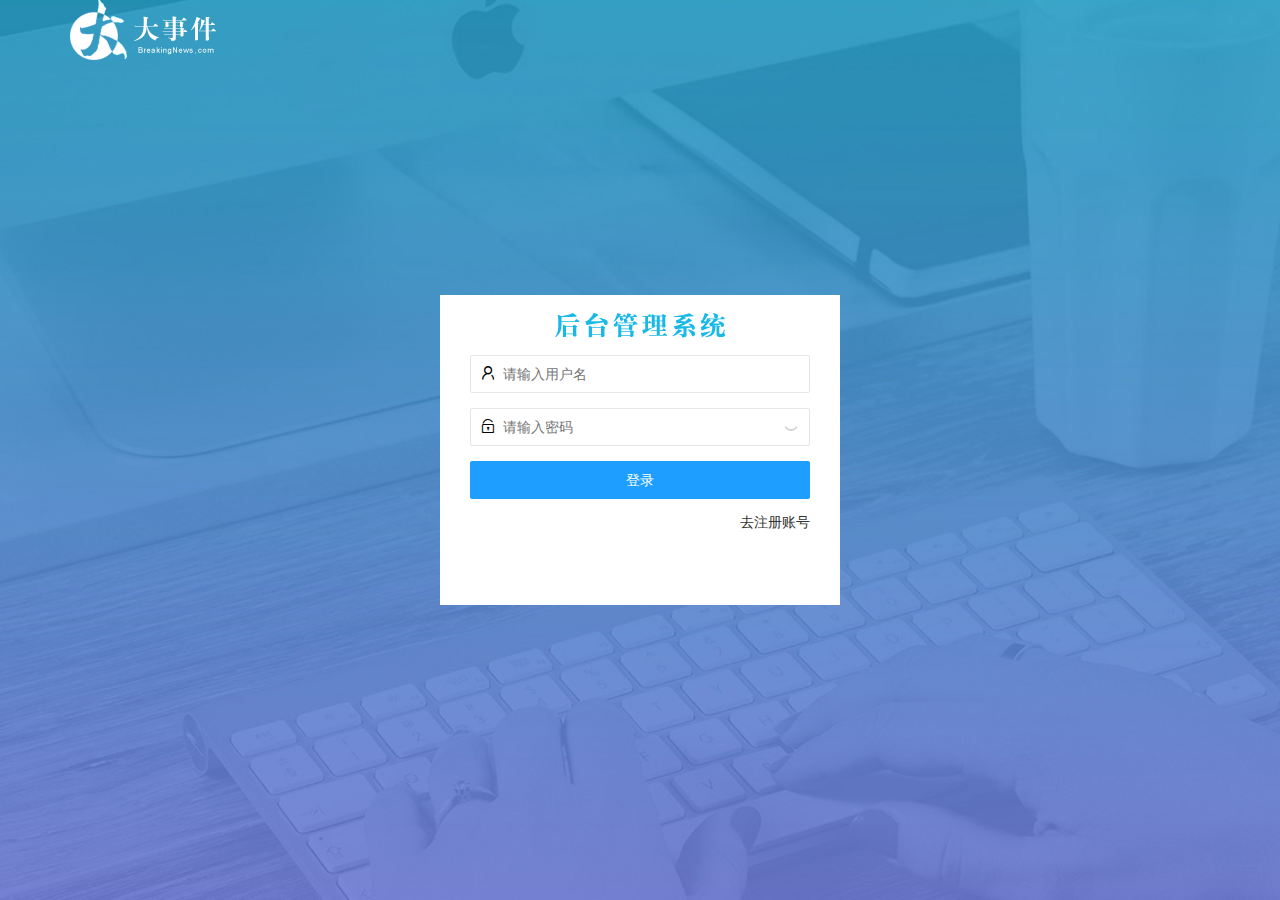
<file: login.html>
<!DOCTYPE html>
<html lang="en">

<head>
    <meta charset="UTF-8">
    <meta name="viewport" content="width=device-width, initial-scale=1.0">
    <title>登录注册区域</title>
    <link rel="stylesheet" href="/assets/lib/layui/css/layui.css">
    <link rel="stylesheet" href="/assets/css/login.css">
</head>

<body>
    <!-- 头部的 Logo 区域 -->
    <div class="layui-main">
        <img src="/assets/images/logo.png" alt="" />
    </div>

    <!-- 登录注册区域 -->
    <div class="loginAndRegBox">
        <div class="title-box"></div>
        <div class="login-box">
            <form class="layui-form" action="" id="login_form">
                <!-- 用户名 -->
                <div class="layui-form-item">
                    <i class="layui-icon layui-icon-username"></i>
                    <input type="text" name="username" lay-verify="required" autocomplete="off" placeholder="请输入用户名"
                        class="layui-input">
                </div>
                <!-- 密码-->
                <div class="layui-form-item">
                    <i class="layui-icon layui-icon-password"></i>
                    <input type="password" name="password" lay-verify="required|pass" autocomplete="off"
                        placeholder="请输入密码" class="layui-input">
                    <label for="">
                        <img src="/assets/images/close.png" alt="" id="eye">
                    </label>
                </div>
                <!-- 提交按钮 -->
                <div class="layui-form-item">
                    <button class="layui-btn layui-btn-fluid layui-bg-blue" lay-submit lay-filter="formDemo">登录</button>
                </div>
                <div class="layui-form-item links">
                    <a href="javascript:;" id="link_reg">去注册账号</a>
                </div>
            </form>
        </div>
        <div class="reg-box">
            <form class="layui-form" action="" id="reg_form">
                <!-- 用户名 -->
                <div class="layui-form-item">
                    <i class="layui-icon layui-icon-username"></i>
                    <input type="text" name="username" lay-verify="required" autocomplete="off" placeholder="请输入用户名"
                        class="layui-input">
                </div>
                <!-- 密码-->
                <div class="layui-form-item">
                    <i class="layui-icon layui-icon-password"></i>
                    <input type="password" name="password" lay-verify="required|pass" autocomplete="off"
                        placeholder="请输入密码" class="layui-input">
                    <label for="">
                        <img src="/assets/images/close.png" alt="" id="eye">
                    </label>
                </div>
                <!-- 确认密码-->
                <div class="layui-form-item">
                    <i class="layui-icon layui-icon-password"></i>
                    <input type="password" name="repassword" lay-verify="required|pass|repass" autocomplete="off"
                        placeholder="请再次输入密码" class="layui-input">
                    <label for="">
                        <img src="/assets/images/close.png" alt="" id="eye">
                    </label>
                </div>
                <!-- 提交按钮 -->
                <div class="layui-form-item">
                    <button class="layui-btn layui-btn-fluid layui-bg-blue" lay-submit lay-filter="formDemo">注册</button>
                </div>
                <div class="layui-form-item links">
                    <a href="javascript:;" id="link_login">去登录</a>
                </div>
            </form>
        </div>
    </div>
</body>
<script src="/assets/lib/layui/layui.all.js"></script>
<script src="/assets/lib/jquery.js"></script>
<script src="/assets/lib/layui/layuiapi.js"></script>
<script src="/assets/js/login.js"></script>

</html>
</file>
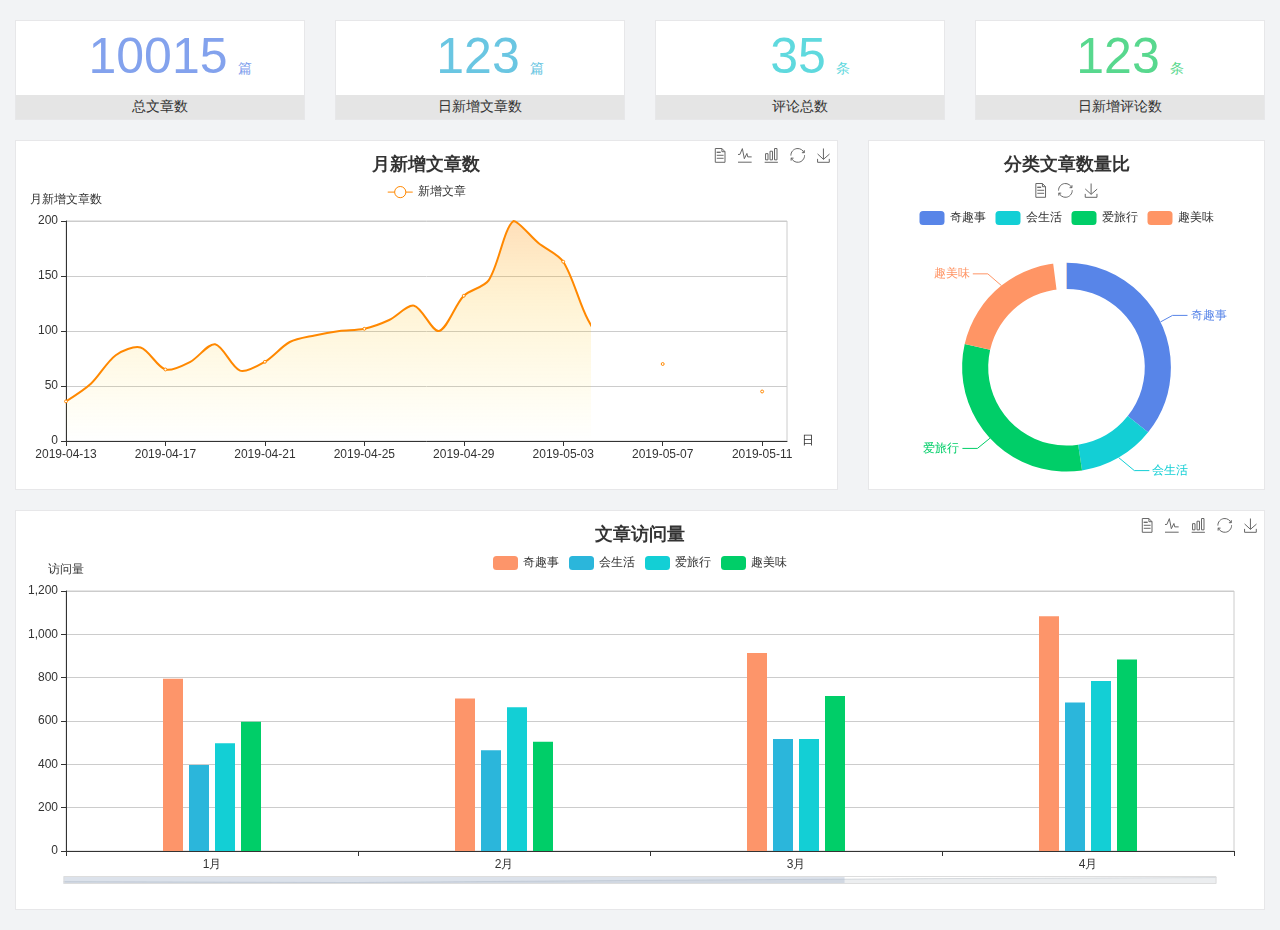
<file: home/dashboard.html>
<!DOCTYPE html>
<html lang="en">

<head>
  <meta charset="UTF-8">
  <meta name="viewport" content="width=device-width, initial-scale=1.0">
  <meta http-equiv="X-UA-Compatible" content="ie=edge">
  <title>图表统计</title>
  <link rel="stylesheet" href="../../assets/lib/bootstrap.css" />
  <link rel="stylesheet" href="../../assets/lib/main.css" />
  <script src="../../assets/lib/jquery.js"></script>
  <script type="text/javascript" src="../../assets/lib/echarts.min.js"></script>
</head>

<body>
  <div class="container-fluid">
    <div class="row spannel_list">
      <div class="col-sm-3 col-xs-6">
        <div class="spannel">
          <em>10015</em><span>篇</span>
          <b>总文章数</b>
        </div>
      </div>
      <div class="col-sm-3 col-xs-6">
        <div class="spannel scolor01">
          <em>123</em><span>篇</span>
          <b>日新增文章数</b>
        </div>
      </div>
      <div class="col-sm-3 col-xs-6">
        <div class="spannel scolor02">
          <em>35</em><span>条</span>
          <b>评论总数</b>
        </div>
      </div>
      <div class="col-sm-3 col-xs-6">
        <div class="spannel scolor03">
          <em>123</em><span>条</span>
          <b>日新增评论数</b>
        </div>
      </div>
    </div>
  </div>

  <div class="container-fluid">
    <div class="row curve-pie">
      <div class="col-lg-8 col-md-8">
        <div class="gragh_pannel" id="curve_show"></div>
      </div>
      <div class="col-lg-4 col-md-4">
        <div class="gragh_pannel" id="pie_show"></div>
      </div>
    </div>
  </div>

  <div class="container-fluid">
    <div class="column_pannel" id="column_show"></div>
  </div>

  <script>
    var oChart = echarts.init(document.getElementById('curve_show'));
    var aList_all = [
      { 'count': 36, 'date': '2019-04-13' },
      { 'count': 52, 'date': '2019-04-14' },
      { 'count': 78, 'date': '2019-04-15' },
      { 'count': 85, 'date': '2019-04-16' },
      { 'count': 65, 'date': '2019-04-17' },
      { 'count': 72, 'date': '2019-04-18' },
      { 'count': 88, 'date': '2019-04-19' },
      { 'count': 64, 'date': '2019-04-20' },
      { 'count': 72, 'date': '2019-04-21' },
      { 'count': 90, 'date': '2019-04-22' },
      { 'count': 96, 'date': '2019-04-23' },
      { 'count': 100, 'date': '2019-04-24' },
      { 'count': 102, 'date': '2019-04-25' },
      { 'count': 110, 'date': '2019-04-26' },
      { 'count': 123, 'date': '2019-04-27' },
      { 'count': 100, 'date': '2019-04-28' },
      { 'count': 132, 'date': '2019-04-29' },
      { 'count': 146, 'date': '2019-04-30' },
      { 'count': 200, 'date': '2019-05-01' },
      { 'count': 180, 'date': '2019-05-02' },
      { 'count': 163, 'date': '2019-05-03' },
      { 'count': 110, 'date': '2019-05-04' },
      { 'count': 80, 'date': '2019-05-05' },
      { 'count': 82, 'date': '2019-05-06' },
      { 'count': 70, 'date': '2019-05-07' },
      { 'count': 65, 'date': '2019-05-08' },
      { 'count': 54, 'date': '2019-05-09' },
      { 'count': 40, 'date': '2019-05-10' },
      { 'count': 45, 'date': '2019-05-11' },
      { 'count': 38, 'date': '2019-05-12' },
    ];

    let aCount = [];
    let aDate = [];

    for (var i = 0; i < aList_all.length; i++) {
      aCount.push(aList_all[i].count);
      aDate.push(aList_all[i].date);
    }

    var chartopt = {
      title: {
        text: '月新增文章数',
        left: 'center',
        top: '10'
      },
      tooltip: {
        trigger: 'axis'
      },
      legend: {
        data: ['新增文章'],
        top: '40'
      },
      toolbox: {
        show: true,
        feature: {
          mark: { show: true },
          dataView: { show: true, readOnly: false },
          magicType: { show: true, type: ['line', 'bar'] },
          restore: { show: true },
          saveAsImage: { show: true }
        }
      },
      calculable: true,
      xAxis: [
        {
          name: '日',
          type: 'category',
          boundaryGap: false,
          data: aDate
        }
      ],
      yAxis: [
        {
          name: '月新增文章数',
          type: 'value'
        }
      ],
      series: [
        {
          name: '新增文章',
          type: 'line',
          smooth: true,
          itemStyle: { normal: { areaStyle: { type: 'default' }, color: '#f80' }, lineStyle: { color: '#f80' } },
          data: aCount
        }],
      areaStyle: {
        normal: {
          color: new echarts.graphic.LinearGradient(0, 0, 0, 1, [{
            offset: 0,
            color: 'rgba(255,136,0,0.39)'
          }, {
            offset: .34,
            color: 'rgba(255,180,0,0.25)'
          }, {
            offset: 1,
            color: 'rgba(255,222,0,0.00)'
          }])

        }
      },
      grid: {
        show: true,
        x: 50,
        x2: 50,
        y: 80,
        height: 220
      }
    };

    oChart.setOption(chartopt);


    var oPie = echarts.init(document.getElementById('pie_show'));
    var oPieopt =
    {
      title: {
        top: 10,
        text: '分类文章数量比',
        x: 'center'
      },
      tooltip: {
        trigger: 'item',
        formatter: "{a} <br/>{b} : {c} ({d}%)"
      },
      color: ['#5885e8', '#13cfd5', '#00ce68', '#ff9565'],
      legend: {
        x: 'center',
        top: 65,
        data: ['奇趣事', '会生活', '爱旅行', '趣美味']
      },
      toolbox: {
        show: true,
        x: 'center',
        top: 35,
        feature: {
          mark: { show: true },
          dataView: { show: true, readOnly: false },
          magicType: {
            show: true,
            type: ['pie', 'funnel'],
            option: {
              funnel: {
                x: '25%',
                width: '50%',
                funnelAlign: 'left',
                max: 1548
              }
            }
          },
          restore: { show: true },
          saveAsImage: { show: true }
        }
      },
      calculable: true,
      series: [
        {
          name: '访问来源',
          type: 'pie',
          radius: ['45%', '60%'],
          center: ['50%', '65%'],
          data: [
            { value: 300, name: '奇趣事' },
            { value: 100, name: '会生活' },
            { value: 260, name: '爱旅行' },
            { value: 180, name: '趣美味' }
          ]
        }
      ]
    };
    oPie.setOption(oPieopt);



    var oColumn = this.echarts.init(document.getElementById('column_show'));
    var oColumnopt =
    {
      title: {
        text: '文章访问量',
        left: 'center',
        top: '10'
      },
      tooltip: {
        trigger: 'axis'
      },
      legend: {
        data: ['奇趣事', '会生活', '爱旅行', '趣美味'],
        top: '40'
      },
      toolbox: {
        show: true,
        feature: {
          mark: { show: true },
          dataView: { show: true, readOnly: false },
          magicType: { show: true, type: ['line', 'bar'] },
          restore: { show: true },
          saveAsImage: { show: true }
        }
      },
      calculable: true,
      xAxis: [
        {
          type: 'category',
          data: ['1月', '2月', '3月', '4月', '5月']
        }
      ],
      yAxis: [
        {
          name: '访问量',
          type: 'value'
        }
      ],
      series: [
        {
          name: '奇趣事',
          type: 'bar',
          barWidth: 20,
          itemStyle: {
            normal: { areaStyle: { type: 'default' }, color: '#fd956a' }
          },
          data: [800, 708, 920, 1090, 1200]
        },
        {
          name: '会生活',
          type: 'bar',
          barWidth: 20,
          itemStyle: {
            normal: { areaStyle: { type: 'default' }, color: '#2bb6db' }
          },
          data: [400, 468, 520, 690, 800]
        },
        {
          name: '爱旅行',
          type: 'bar',
          barWidth: 20,
          itemStyle: {
            normal: { areaStyle: { type: 'default' }, color: '#13cfd5' }
          },
          data: [500, 668, 520, 790, 900]
        },
        {
          name: '趣美味',
          type: 'bar',
          barWidth: 20,
          itemStyle: {
            normal: { areaStyle: { type: 'default' }, color: '#00ce68' }
          },
          data: [600, 508, 720, 890, 1000]
        }
      ],
      grid: {
        show: true,
        x: 50,
        x2: 30,
        y: 80,
        height: 260
      },
      dataZoom: [//给x轴设置滚动条
        {
          start: 0,//默认为0
          end: 100 - 1000 / 31,//默认为100
          type: 'slider',
          show: true,
          xAxisIndex: [0],
          handleSize: 0,//滑动条的 左右2个滑动条的大小
          height: 8,//组件高度
          left: 45, //左边的距离
          right: 50,//右边的距离
          bottom: 26,//右边的距离
          handleColor: '#ddd',//h滑动图标的颜色
          handleStyle: {
            borderColor: "#cacaca",
            borderWidth: "1",
            shadowBlur: 2,
            background: "#ddd",
            shadowColor: "#ddd",
          }
        }]
    };
    oColumn.setOption(oColumnopt);
  </script>
</body>

</html>
</file>
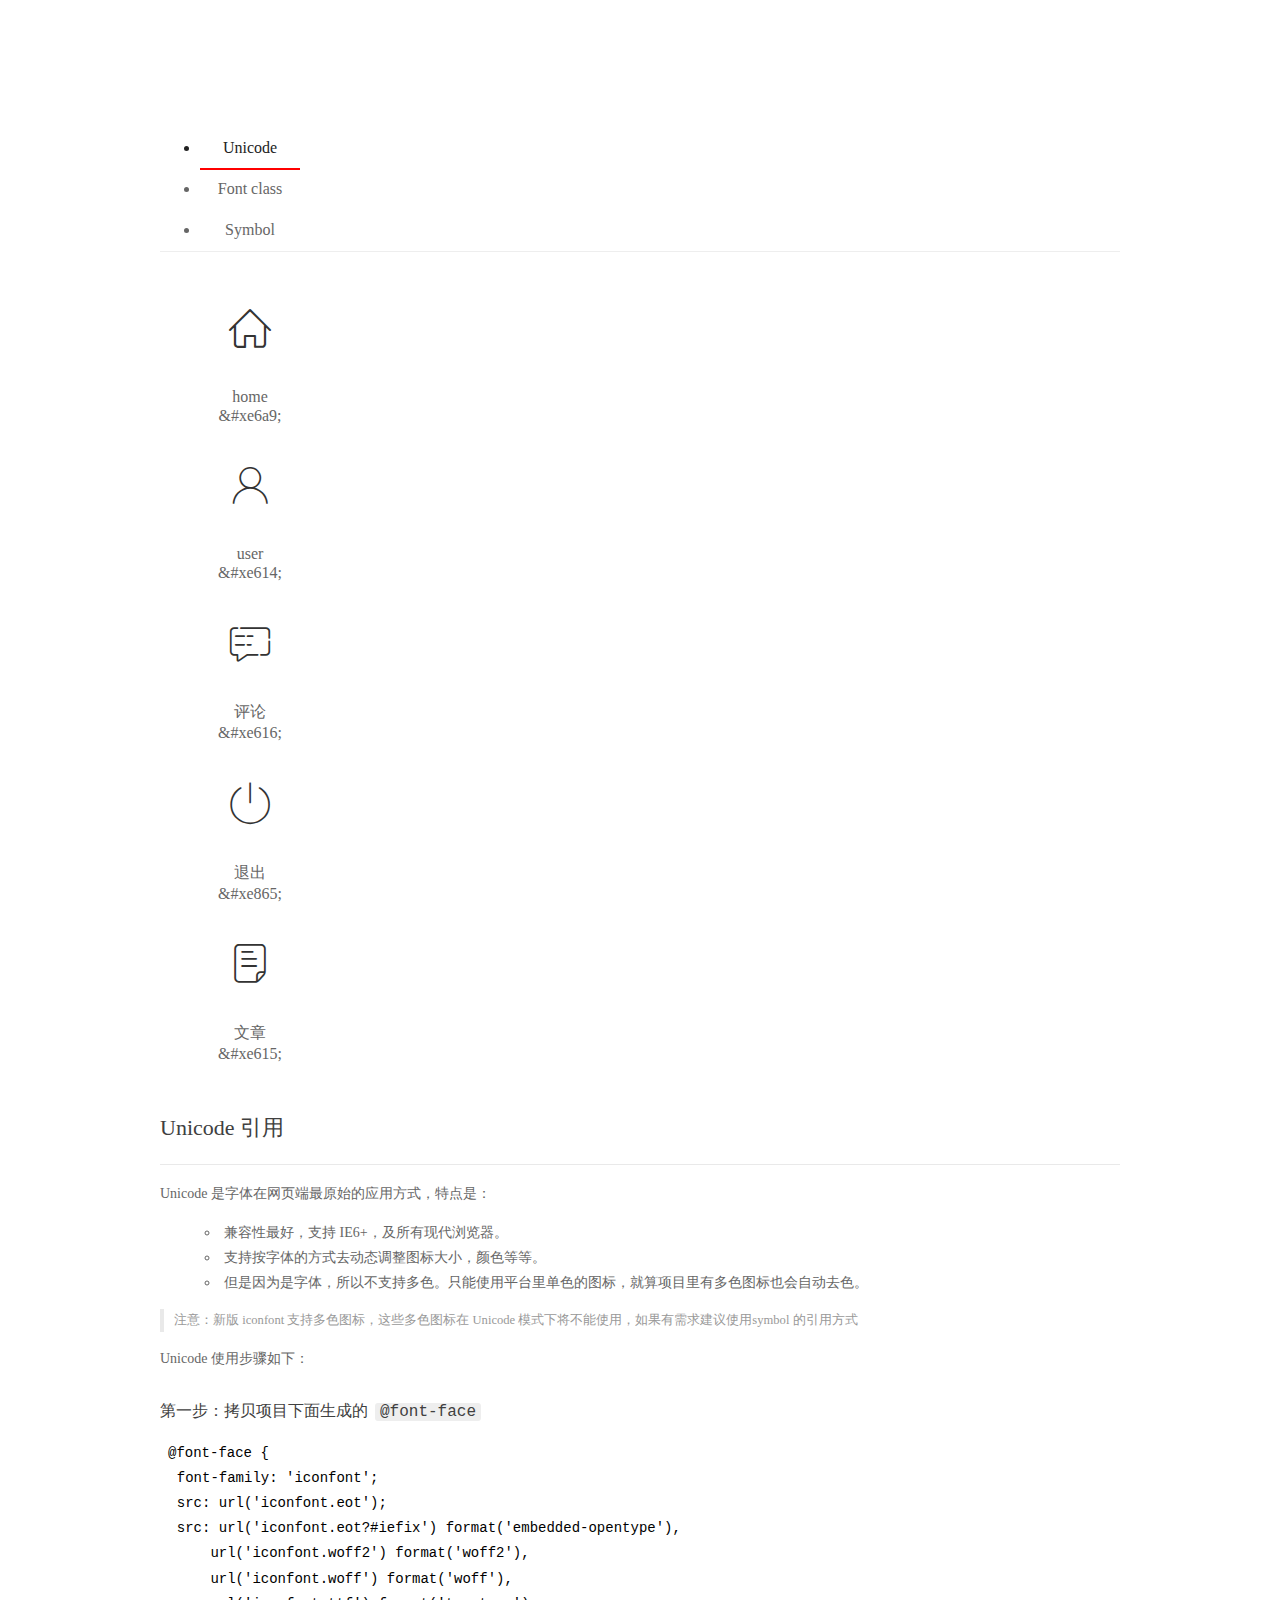
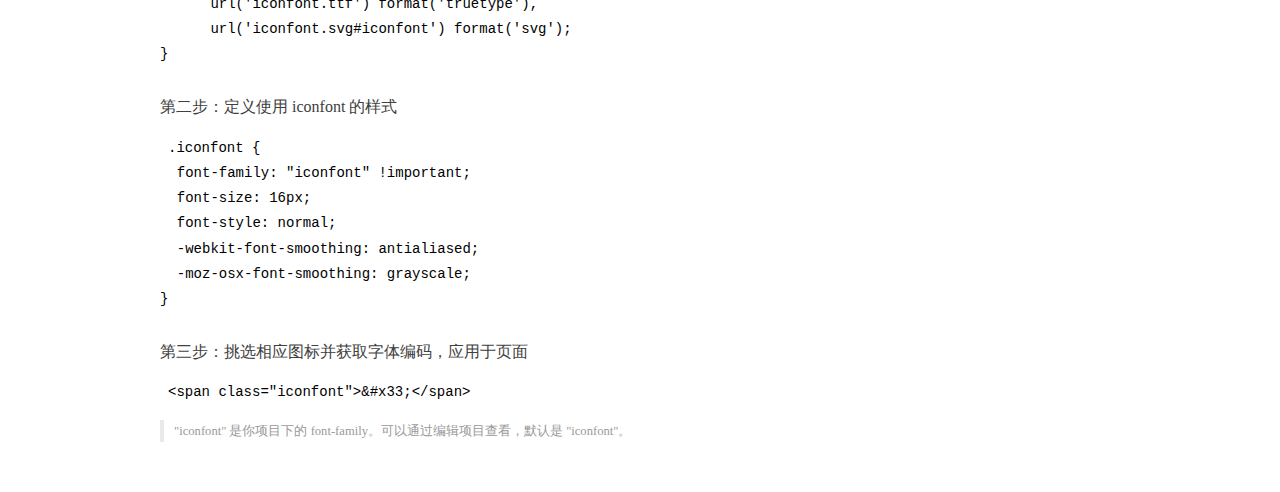
<file: assets/fonts/demo_index.html>
<!DOCTYPE html>
<html>
<head>
  <meta charset="utf-8"/>
  <title>IconFont Demo</title>
  <link rel="shortcut icon" href="https://gtms04.alicdn.com/tps/i4/TB1_oz6GVXXXXaFXpXXJDFnIXXX-64-64.ico" type="image/x-icon"/>
  <link rel="stylesheet" href="https://g.alicdn.com/thx/cube/1.3.2/cube.min.css">
  <link rel="stylesheet" href="demo.css">
  <link rel="stylesheet" href="iconfont.css">
  <script src="iconfont.js"></script>
  <!-- jQuery -->
  <script src="https://a1.alicdn.com/oss/uploads/2018/12/26/7bfddb60-08e8-11e9-9b04-53e73bb6408b.js"></script>
  <!-- 代码高亮 -->
  <script src="https://a1.alicdn.com/oss/uploads/2018/12/26/a3f714d0-08e6-11e9-8a15-ebf944d7534c.js"></script>
</head>
<body>
  <div class="main">
    <h1 class="logo"><a href="https://www.iconfont.cn/" title="iconfont 首页" target="_blank">&#xe86b;</a></h1>
    <div class="nav-tabs">
      <ul id="tabs" class="dib-box">
        <li class="dib active"><span>Unicode</span></li>
        <li class="dib"><span>Font class</span></li>
        <li class="dib"><span>Symbol</span></li>
      </ul>
      
    </div>
    <div class="tab-container">
      <div class="content unicode" style="display: block;">
          <ul class="icon_lists dib-box">
          
            <li class="dib">
              <span class="icon iconfont">&#xe6a9;</span>
                <div class="name">home</div>
                <div class="code-name">&amp;#xe6a9;</div>
              </li>
          
            <li class="dib">
              <span class="icon iconfont">&#xe614;</span>
                <div class="name">user</div>
                <div class="code-name">&amp;#xe614;</div>
              </li>
          
            <li class="dib">
              <span class="icon iconfont">&#xe616;</span>
                <div class="name">评论</div>
                <div class="code-name">&amp;#xe616;</div>
              </li>
          
            <li class="dib">
              <span class="icon iconfont">&#xe865;</span>
                <div class="name">退出</div>
                <div class="code-name">&amp;#xe865;</div>
              </li>
          
            <li class="dib">
              <span class="icon iconfont">&#xe615;</span>
                <div class="name">文章</div>
                <div class="code-name">&amp;#xe615;</div>
              </li>
          
          </ul>
          <div class="article markdown">
          <h2 id="unicode-">Unicode 引用</h2>
          <hr>

          <p>Unicode 是字体在网页端最原始的应用方式，特点是：</p>
          <ul>
            <li>兼容性最好，支持 IE6+，及所有现代浏览器。</li>
            <li>支持按字体的方式去动态调整图标大小，颜色等等。</li>
            <li>但是因为是字体，所以不支持多色。只能使用平台里单色的图标，就算项目里有多色图标也会自动去色。</li>
          </ul>
          <blockquote>
            <p>注意：新版 iconfont 支持多色图标，这些多色图标在 Unicode 模式下将不能使用，如果有需求建议使用symbol 的引用方式</p>
          </blockquote>
          <p>Unicode 使用步骤如下：</p>
          <h3 id="-font-face">第一步：拷贝项目下面生成的 <code>@font-face</code></h3>
<pre><code class="language-css"
>@font-face {
  font-family: 'iconfont';
  src: url('iconfont.eot');
  src: url('iconfont.eot?#iefix') format('embedded-opentype'),
      url('iconfont.woff2') format('woff2'),
      url('iconfont.woff') format('woff'),
      url('iconfont.ttf') format('truetype'),
      url('iconfont.svg#iconfont') format('svg');
}
</code></pre>
          <h3 id="-iconfont-">第二步：定义使用 iconfont 的样式</h3>
<pre><code class="language-css"
>.iconfont {
  font-family: "iconfont" !important;
  font-size: 16px;
  font-style: normal;
  -webkit-font-smoothing: antialiased;
  -moz-osx-font-smoothing: grayscale;
}
</code></pre>
          <h3 id="-">第三步：挑选相应图标并获取字体编码，应用于页面</h3>
<pre>
<code class="language-html"
>&lt;span class="iconfont"&gt;&amp;#x33;&lt;/span&gt;
</code></pre>
          <blockquote>
            <p>"iconfont" 是你项目下的 font-family。可以通过编辑项目查看，默认是 "iconfont"。</p>
          </blockquote>
          </div>
      </div>
      <div class="content font-class">
        <ul class="icon_lists dib-box">
          
          <li class="dib">
            <span class="icon iconfont icon-home"></span>
            <div class="name">
              home
            </div>
            <div class="code-name">.icon-home
            </div>
          </li>
          
          <li class="dib">
            <span class="icon iconfont icon-user"></span>
            <div class="name">
              user
            </div>
            <div class="code-name">.icon-user
            </div>
          </li>
          
          <li class="dib">
            <span class="icon iconfont icon-pinglun"></span>
            <div class="name">
              评论
            </div>
            <div class="code-name">.icon-pinglun
            </div>
          </li>
          
          <li class="dib">
            <span class="icon iconfont icon-tuichu"></span>
            <div class="name">
              退出
            </div>
            <div class="code-name">.icon-tuichu
            </div>
          </li>
          
          <li class="dib">
            <span class="icon iconfont icon-16"></span>
            <div class="name">
              文章
            </div>
            <div class="code-name">.icon-16
            </div>
          </li>
          
        </ul>
        <div class="article markdown">
        <h2 id="font-class-">font-class 引用</h2>
        <hr>

        <p>font-class 是 Unicode 使用方式的一种变种，主要是解决 Unicode 书写不直观，语意不明确的问题。</p>
        <p>与 Unicode 使用方式相比，具有如下特点：</p>
        <ul>
          <li>兼容性良好，支持 IE8+，及所有现代浏览器。</li>
          <li>相比于 Unicode 语意明确，书写更直观。可以很容易分辨这个 icon 是什么。</li>
          <li>因为使用 class 来定义图标，所以当要替换图标时，只需要修改 class 里面的 Unicode 引用。</li>
          <li>不过因为本质上还是使用的字体，所以多色图标还是不支持的。</li>
        </ul>
        <p>使用步骤如下：</p>
        <h3 id="-fontclass-">第一步：引入项目下面生成的 fontclass 代码：</h3>
<pre><code class="language-html">&lt;link rel="stylesheet" href="./iconfont.css"&gt;
</code></pre>
        <h3 id="-">第二步：挑选相应图标并获取类名，应用于页面：</h3>
<pre><code class="language-html">&lt;span class="iconfont icon-xxx"&gt;&lt;/span&gt;
</code></pre>
        <blockquote>
          <p>"
            iconfont" 是你项目下的 font-family。可以通过编辑项目查看，默认是 "iconfont"。</p>
        </blockquote>
      </div>
      </div>
      <div class="content symbol">
          <ul class="icon_lists dib-box">
          
            <li class="dib">
                <svg class="icon svg-icon" aria-hidden="true">
                  <use xlink:href="#icon-home"></use>
                </svg>
                <div class="name">home</div>
                <div class="code-name">#icon-home</div>
            </li>
          
            <li class="dib">
                <svg class="icon svg-icon" aria-hidden="true">
                  <use xlink:href="#icon-user"></use>
                </svg>
                <div class="name">user</div>
                <div class="code-name">#icon-user</div>
            </li>
          
            <li class="dib">
                <svg class="icon svg-icon" aria-hidden="true">
                  <use xlink:href="#icon-pinglun"></use>
                </svg>
                <div class="name">评论</div>
                <div class="code-name">#icon-pinglun</div>
            </li>
          
            <li class="dib">
                <svg class="icon svg-icon" aria-hidden="true">
                  <use xlink:href="#icon-tuichu"></use>
                </svg>
                <div class="name">退出</div>
                <div class="code-name">#icon-tuichu</div>
            </li>
          
            <li class="dib">
                <svg class="icon svg-icon" aria-hidden="true">
                  <use xlink:href="#icon-16"></use>
                </svg>
                <div class="name">文章</div>
                <div class="code-name">#icon-16</div>
            </li>
          
          </ul>
          <div class="article markdown">
          <h2 id="symbol-">Symbol 引用</h2>
          <hr>

          <p>这是一种全新的使用方式，应该说这才是未来的主流，也是平台目前推荐的用法。相关介绍可以参考这篇<a href="">文章</a>
            这种用法其实是做了一个 SVG 的集合，与另外两种相比具有如下特点：</p>
          <ul>
            <li>支持多色图标了，不再受单色限制。</li>
            <li>通过一些技巧，支持像字体那样，通过 <code>font-size</code>, <code>color</code> 来调整样式。</li>
            <li>兼容性较差，支持 IE9+，及现代浏览器。</li>
            <li>浏览器渲染 SVG 的性能一般，还不如 png。</li>
          </ul>
          <p>使用步骤如下：</p>
          <h3 id="-symbol-">第一步：引入项目下面生成的 symbol 代码：</h3>
<pre><code class="language-html">&lt;script src="./iconfont.js"&gt;&lt;/script&gt;
</code></pre>
          <h3 id="-css-">第二步：加入通用 CSS 代码（引入一次就行）：</h3>
<pre><code class="language-html">&lt;style&gt;
.icon {
  width: 1em;
  height: 1em;
  vertical-align: -0.15em;
  fill: currentColor;
  overflow: hidden;
}
&lt;/style&gt;
</code></pre>
          <h3 id="-">第三步：挑选相应图标并获取类名，应用于页面：</h3>
<pre><code class="language-html">&lt;svg class="icon" aria-hidden="true"&gt;
  &lt;use xlink:href="#icon-xxx"&gt;&lt;/use&gt;
&lt;/svg&gt;
</code></pre>
          </div>
      </div>

    </div>
  </div>
  <script>
  $(document).ready(function () {
      $('.tab-container .content:first').show()

      $('#tabs li').click(function (e) {
        var tabContent = $('.tab-container .content')
        var index = $(this).index()

        if ($(this).hasClass('active')) {
          return
        } else {
          $('#tabs li').removeClass('active')
          $(this).addClass('active')

          tabContent.hide().eq(index).fadeIn()
        }
      })
    })
  </script>
</body>
</html>
</file>
<file: assets/lib/layui/css/layui.css>
/** layui-v2.5.5 MIT License By https://www.layui.com */
 .layui-inline,img{display:inline-block;vertical-align:middle}h1,h2,h3,h4,h5,h6{font-weight:400}.layui-edge,.layui-header,.layui-inline,.layui-main{position:relative}.layui-body,.layui-edge,.layui-elip{overflow:hidden}.layui-btn,.layui-edge,.layui-inline,img{vertical-align:middle}.layui-btn,.layui-disabled,.layui-icon,.layui-unselect{-moz-user-select:none;-webkit-user-select:none;-ms-user-select:none}.layui-elip,.layui-form-checkbox span,.layui-form-pane .layui-form-label{text-overflow:ellipsis;white-space:nowrap}.layui-breadcrumb,.layui-tree-btnGroup{visibility:hidden}blockquote,body,button,dd,div,dl,dt,form,h1,h2,h3,h4,h5,h6,input,li,ol,p,pre,td,textarea,th,ul{margin:0;padding:0;-webkit-tap-highlight-color:rgba(0,0,0,0)}a:active,a:hover{outline:0}img{border:none}li{list-style:none}table{border-collapse:collapse;border-spacing:0}h4,h5,h6{font-size:100%}button,input,optgroup,option,select,textarea{font-family:inherit;font-size:inherit;font-style:inherit;font-weight:inherit;outline:0}pre{white-space:pre-wrap;white-space:-moz-pre-wrap;white-space:-pre-wrap;white-space:-o-pre-wrap;word-wrap:break-word}body{line-height:24px;font:14px Helvetica Neue,Helvetica,PingFang SC,Tahoma,Arial,sans-serif}hr{height:1px;margin:10px 0;border:0;clear:both}a{color:#333;text-decoration:none}a:hover{color:#777}a cite{font-style:normal;*cursor:pointer}.layui-border-box,.layui-border-box *{box-sizing:border-box}.layui-box,.layui-box *{box-sizing:content-box}.layui-clear{clear:both;*zoom:1}.layui-clear:after{content:'\20';clear:both;*zoom:1;display:block;height:0}.layui-inline{*display:inline;*zoom:1}.layui-edge{display:inline-block;width:0;height:0;border-width:6px;border-style:dashed;border-color:transparent}.layui-edge-top{top:-4px;border-bottom-color:#999;border-bottom-style:solid}.layui-edge-right{border-left-color:#999;border-left-style:solid}.layui-edge-bottom{top:2px;border-top-color:#999;border-top-style:solid}.layui-edge-left{border-right-color:#999;border-right-style:solid}.layui-disabled,.layui-disabled:hover{color:#d2d2d2!important;cursor:not-allowed!important}.layui-circle{border-radius:100%}.layui-show{display:block!important}.layui-hide{display:none!important}@font-face{font-family:layui-icon;src:url(../font/iconfont.eot?v=250);src:url(../font/iconfont.eot?v=250#iefix) format('embedded-opentype'),url(../font/iconfont.woff2?v=250) format('woff2'),url(../font/iconfont.woff?v=250) format('woff'),url(../font/iconfont.ttf?v=250) format('truetype'),url(../font/iconfont.svg?v=250#layui-icon) format('svg')}.layui-icon{font-family:layui-icon!important;font-size:16px;font-style:normal;-webkit-font-smoothing:antialiased;-moz-osx-font-smoothing:grayscale}.layui-icon-reply-fill:before{content:"\e611"}.layui-icon-set-fill:before{content:"\e614"}.layui-icon-menu-fill:before{content:"\e60f"}.layui-icon-search:before{content:"\e615"}.layui-icon-share:before{content:"\e641"}.layui-icon-set-sm:before{content:"\e620"}.layui-icon-engine:before{content:"\e628"}.layui-icon-close:before{content:"\1006"}.layui-icon-close-fill:before{content:"\1007"}.layui-icon-chart-screen:before{content:"\e629"}.layui-icon-star:before{content:"\e600"}.layui-icon-circle-dot:before{content:"\e617"}.layui-icon-chat:before{content:"\e606"}.layui-icon-release:before{content:"\e609"}.layui-icon-list:before{content:"\e60a"}.layui-icon-chart:before{content:"\e62c"}.layui-icon-ok-circle:before{content:"\1005"}.layui-icon-layim-theme:before{content:"\e61b"}.layui-icon-table:before{content:"\e62d"}.layui-icon-right:before{content:"\e602"}.layui-icon-left:before{content:"\e603"}.layui-icon-cart-simple:before{content:"\e698"}.layui-icon-face-cry:before{content:"\e69c"}.layui-icon-face-smile:before{content:"\e6af"}.layui-icon-survey:before{content:"\e6b2"}.layui-icon-tree:before{content:"\e62e"}.layui-icon-upload-circle:before{content:"\e62f"}.layui-icon-add-circle:before{content:"\e61f"}.layui-icon-download-circle:before{content:"\e601"}.layui-icon-templeate-1:before{content:"\e630"}.layui-icon-util:before{content:"\e631"}.layui-icon-face-surprised:before{content:"\e664"}.layui-icon-edit:before{content:"\e642"}.layui-icon-speaker:before{content:"\e645"}.layui-icon-down:before{content:"\e61a"}.layui-icon-file:before{content:"\e621"}.layui-icon-layouts:before{content:"\e632"}.layui-icon-rate-half:before{content:"\e6c9"}.layui-icon-add-circle-fine:before{content:"\e608"}.layui-icon-prev-circle:before{content:"\e633"}.layui-icon-read:before{content:"\e705"}.layui-icon-404:before{content:"\e61c"}.layui-icon-carousel:before{content:"\e634"}.layui-icon-help:before{content:"\e607"}.layui-icon-code-circle:before{content:"\e635"}.layui-icon-water:before{content:"\e636"}.layui-icon-username:before{content:"\e66f"}.layui-icon-find-fill:before{content:"\e670"}.layui-icon-about:before{content:"\e60b"}.layui-icon-location:before{content:"\e715"}.layui-icon-up:before{content:"\e619"}.layui-icon-pause:before{content:"\e651"}.layui-icon-date:before{content:"\e637"}.layui-icon-layim-uploadfile:before{content:"\e61d"}.layui-icon-delete:before{content:"\e640"}.layui-icon-play:before{content:"\e652"}.layui-icon-top:before{content:"\e604"}.layui-icon-friends:before{content:"\e612"}.layui-icon-refresh-3:before{content:"\e9aa"}.layui-icon-ok:before{content:"\e605"}.layui-icon-layer:before{content:"\e638"}.layui-icon-face-smile-fine:before{content:"\e60c"}.layui-icon-dollar:before{content:"\e659"}.layui-icon-group:before{content:"\e613"}.layui-icon-layim-download:before{content:"\e61e"}.layui-icon-picture-fine:before{content:"\e60d"}.layui-icon-link:before{content:"\e64c"}.layui-icon-diamond:before{content:"\e735"}.layui-icon-log:before{content:"\e60e"}.layui-icon-rate-solid:before{content:"\e67a"}.layui-icon-fonts-del:before{content:"\e64f"}.layui-icon-unlink:before{content:"\e64d"}.layui-icon-fonts-clear:before{content:"\e639"}.layui-icon-triangle-r:before{content:"\e623"}.layui-icon-circle:before{content:"\e63f"}.layui-icon-radio:before{content:"\e643"}.layui-icon-align-center:before{content:"\e647"}.layui-icon-align-right:before{content:"\e648"}.layui-icon-align-left:before{content:"\e649"}.layui-icon-loading-1:before{content:"\e63e"}.layui-icon-return:before{content:"\e65c"}.layui-icon-fonts-strong:before{content:"\e62b"}.layui-icon-upload:before{content:"\e67c"}.layui-icon-dialogue:before{content:"\e63a"}.layui-icon-video:before{content:"\e6ed"}.layui-icon-headset:before{content:"\e6fc"}.layui-icon-cellphone-fine:before{content:"\e63b"}.layui-icon-add-1:before{content:"\e654"}.layui-icon-face-smile-b:before{content:"\e650"}.layui-icon-fonts-html:before{content:"\e64b"}.layui-icon-form:before{content:"\e63c"}.layui-icon-cart:before{content:"\e657"}.layui-icon-camera-fill:before{content:"\e65d"}.layui-icon-tabs:before{content:"\e62a"}.layui-icon-fonts-code:before{content:"\e64e"}.layui-icon-fire:before{content:"\e756"}.layui-icon-set:before{content:"\e716"}.layui-icon-fonts-u:before{content:"\e646"}.layui-icon-triangle-d:before{content:"\e625"}.layui-icon-tips:before{content:"\e702"}.layui-icon-picture:before{content:"\e64a"}.layui-icon-more-vertical:before{content:"\e671"}.layui-icon-flag:before{content:"\e66c"}.layui-icon-loading:before{content:"\e63d"}.layui-icon-fonts-i:before{content:"\e644"}.layui-icon-refresh-1:before{content:"\e666"}.layui-icon-rmb:before{content:"\e65e"}.layui-icon-home:before{content:"\e68e"}.layui-icon-user:before{content:"\e770"}.layui-icon-notice:before{content:"\e667"}.layui-icon-login-weibo:before{content:"\e675"}.layui-icon-voice:before{content:"\e688"}.layui-icon-upload-drag:before{content:"\e681"}.layui-icon-login-qq:before{content:"\e676"}.layui-icon-snowflake:before{content:"\e6b1"}.layui-icon-file-b:before{content:"\e655"}.layui-icon-template:before{content:"\e663"}.layui-icon-auz:before{content:"\e672"}.layui-icon-console:before{content:"\e665"}.layui-icon-app:before{content:"\e653"}.layui-icon-prev:before{content:"\e65a"}.layui-icon-website:before{content:"\e7ae"}.layui-icon-next:before{content:"\e65b"}.layui-icon-component:before{content:"\e857"}.layui-icon-more:before{content:"\e65f"}.layui-icon-login-wechat:before{content:"\e677"}.layui-icon-shrink-right:before{content:"\e668"}.layui-icon-spread-left:before{content:"\e66b"}.layui-icon-camera:before{content:"\e660"}.layui-icon-note:before{content:"\e66e"}.layui-icon-refresh:before{content:"\e669"}.layui-icon-female:before{content:"\e661"}.layui-icon-male:before{content:"\e662"}.layui-icon-password:before{content:"\e673"}.layui-icon-senior:before{content:"\e674"}.layui-icon-theme:before{content:"\e66a"}.layui-icon-tread:before{content:"\e6c5"}.layui-icon-praise:before{content:"\e6c6"}.layui-icon-star-fill:before{content:"\e658"}.layui-icon-rate:before{content:"\e67b"}.layui-icon-template-1:before{content:"\e656"}.layui-icon-vercode:before{content:"\e679"}.layui-icon-cellphone:before{content:"\e678"}.layui-icon-screen-full:before{content:"\e622"}.layui-icon-screen-restore:before{content:"\e758"}.layui-icon-cols:before{content:"\e610"}.layui-icon-export:before{content:"\e67d"}.layui-icon-print:before{content:"\e66d"}.layui-icon-slider:before{content:"\e714"}.layui-icon-addition:before{content:"\e624"}.layui-icon-subtraction:before{content:"\e67e"}.layui-icon-service:before{content:"\e626"}.layui-icon-transfer:before{content:"\e691"}.layui-main{width:1140px;margin:0 auto}.layui-header{z-index:1000;height:60px}.layui-header a:hover{transition:all .5s;-webkit-transition:all .5s}.layui-side{position:fixed;left:0;top:0;bottom:0;z-index:999;width:200px;overflow-x:hidden}.layui-side-scroll{position:relative;width:220px;height:100%;overflow-x:hidden}.layui-body{position:absolute;left:200px;right:0;top:0;bottom:0;z-index:998;width:auto;overflow-y:auto;box-sizing:border-box}.layui-layout-body{overflow:hidden}.layui-layout-admin .layui-header{background-color:#23262E}.layui-layout-admin .layui-side{top:60px;width:200px;overflow-x:hidden}.layui-layout-admin .layui-body{position:fixed;top:60px;bottom:44px}.layui-layout-admin .layui-main{width:auto;margin:0 15px}.layui-layout-admin .layui-footer{position:fixed;left:200px;right:0;bottom:0;height:44px;line-height:44px;padding:0 15px;background-color:#eee}.layui-layout-admin .layui-logo{position:absolute;left:0;top:0;width:200px;height:100%;line-height:60px;text-align:center;color:#009688;font-size:16px}.layui-layout-admin .layui-header .layui-nav{background:0 0}.layui-layout-left{position:absolute!important;left:200px;top:0}.layui-layout-right{position:absolute!important;right:0;top:0}.layui-container{position:relative;margin:0 auto;padding:0 15px;box-sizing:border-box}.layui-fluid{position:relative;margin:0 auto;padding:0 15px}.layui-row:after,.layui-row:before{content:'';display:block;clear:both}.layui-col-lg1,.layui-col-lg10,.layui-col-lg11,.layui-col-lg12,.layui-col-lg2,.layui-col-lg3,.layui-col-lg4,.layui-col-lg5,.layui-col-lg6,.layui-col-lg7,.layui-col-lg8,.layui-col-lg9,.layui-col-md1,.layui-col-md10,.layui-col-md11,.layui-col-md12,.layui-col-md2,.layui-col-md3,.layui-col-md4,.layui-col-md5,.layui-col-md6,.layui-col-md7,.layui-col-md8,.layui-col-md9,.layui-col-sm1,.layui-col-sm10,.layui-col-sm11,.layui-col-sm12,.layui-col-sm2,.layui-col-sm3,.layui-col-sm4,.layui-col-sm5,.layui-col-sm6,.layui-col-sm7,.layui-col-sm8,.layui-col-sm9,.layui-col-xs1,.layui-col-xs10,.layui-col-xs11,.layui-col-xs12,.layui-col-xs2,.layui-col-xs3,.layui-col-xs4,.layui-col-xs5,.layui-col-xs6,.layui-col-xs7,.layui-col-xs8,.layui-col-xs9{position:relative;display:block;box-sizing:border-box}.layui-col-xs1,.layui-col-xs10,.layui-col-xs11,.layui-col-xs12,.layui-col-xs2,.layui-col-xs3,.layui-col-xs4,.layui-col-xs5,.layui-col-xs6,.layui-col-xs7,.layui-col-xs8,.layui-col-xs9{float:left}.layui-col-xs1{width:8.33333333%}.layui-col-xs2{width:16.66666667%}.layui-col-xs3{width:25%}.layui-col-xs4{width:33.33333333%}.layui-col-xs5{width:41.66666667%}.layui-col-xs6{width:50%}.layui-col-xs7{width:58.33333333%}.layui-col-xs8{width:66.66666667%}.layui-col-xs9{width:75%}.layui-col-xs10{width:83.33333333%}.layui-col-xs11{width:91.66666667%}.layui-col-xs12{width:100%}.layui-col-xs-offset1{margin-left:8.33333333%}.layui-col-xs-offset2{margin-left:16.66666667%}.layui-col-xs-offset3{margin-left:25%}.layui-col-xs-offset4{margin-left:33.33333333%}.layui-col-xs-offset5{margin-left:41.66666667%}.layui-col-xs-offset6{margin-left:50%}.layui-col-xs-offset7{margin-left:58.33333333%}.layui-col-xs-offset8{margin-left:66.66666667%}.layui-col-xs-offset9{margin-left:75%}.layui-col-xs-offset10{margin-left:83.33333333%}.layui-col-xs-offset11{margin-left:91.66666667%}.layui-col-xs-offset12{margin-left:100%}@media screen and (max-width:768px){.layui-hide-xs{display:none!important}.layui-show-xs-block{display:block!important}.layui-show-xs-inline{display:inline!important}.layui-show-xs-inline-block{display:inline-block!important}}@media screen and (min-width:768px){.layui-container{width:750px}.layui-hide-sm{display:none!important}.layui-show-sm-block{display:block!important}.layui-show-sm-inline{display:inline!important}.layui-show-sm-inline-block{display:inline-block!important}.layui-col-sm1,.layui-col-sm10,.layui-col-sm11,.layui-col-sm12,.layui-col-sm2,.layui-col-sm3,.layui-col-sm4,.layui-col-sm5,.layui-col-sm6,.layui-col-sm7,.layui-col-sm8,.layui-col-sm9{float:left}.layui-col-sm1{width:8.33333333%}.layui-col-sm2{width:16.66666667%}.layui-col-sm3{width:25%}.layui-col-sm4{width:33.33333333%}.layui-col-sm5{width:41.66666667%}.layui-col-sm6{width:50%}.layui-col-sm7{width:58.33333333%}.layui-col-sm8{width:66.66666667%}.layui-col-sm9{width:75%}.layui-col-sm10{width:83.33333333%}.layui-col-sm11{width:91.66666667%}.layui-col-sm12{width:100%}.layui-col-sm-offset1{margin-left:8.33333333%}.layui-col-sm-offset2{margin-left:16.66666667%}.layui-col-sm-offset3{margin-left:25%}.layui-col-sm-offset4{margin-left:33.33333333%}.layui-col-sm-offset5{margin-left:41.66666667%}.layui-col-sm-offset6{margin-left:50%}.layui-col-sm-offset7{margin-left:58.33333333%}.layui-col-sm-offset8{margin-left:66.66666667%}.layui-col-sm-offset9{margin-left:75%}.layui-col-sm-offset10{margin-left:83.33333333%}.layui-col-sm-offset11{margin-left:91.66666667%}.layui-col-sm-offset12{margin-left:100%}}@media screen and (min-width:992px){.layui-container{width:970px}.layui-hide-md{display:none!important}.layui-show-md-block{display:block!important}.layui-show-md-inline{display:inline!important}.layui-show-md-inline-block{display:inline-block!important}.layui-col-md1,.layui-col-md10,.layui-col-md11,.layui-col-md12,.layui-col-md2,.layui-col-md3,.layui-col-md4,.layui-col-md5,.layui-col-md6,.layui-col-md7,.layui-col-md8,.layui-col-md9{float:left}.layui-col-md1{width:8.33333333%}.layui-col-md2{width:16.66666667%}.layui-col-md3{width:25%}.layui-col-md4{width:33.33333333%}.layui-col-md5{width:41.66666667%}.layui-col-md6{width:50%}.layui-col-md7{width:58.33333333%}.layui-col-md8{width:66.66666667%}.layui-col-md9{width:75%}.layui-col-md10{width:83.33333333%}.layui-col-md11{width:91.66666667%}.layui-col-md12{width:100%}.layui-col-md-offset1{margin-left:8.33333333%}.layui-col-md-offset2{margin-left:16.66666667%}.layui-col-md-offset3{margin-left:25%}.layui-col-md-offset4{margin-left:33.33333333%}.layui-col-md-offset5{margin-left:41.66666667%}.layui-col-md-offset6{margin-left:50%}.layui-col-md-offset7{margin-left:58.33333333%}.layui-col-md-offset8{margin-left:66.66666667%}.layui-col-md-offset9{margin-left:75%}.layui-col-md-offset10{margin-left:83.33333333%}.layui-col-md-offset11{margin-left:91.66666667%}.layui-col-md-offset12{margin-left:100%}}@media screen and (min-width:1200px){.layui-container{width:1170px}.layui-hide-lg{display:none!important}.layui-show-lg-block{display:block!important}.layui-show-lg-inline{display:inline!important}.layui-show-lg-inline-block{display:inline-block!important}.layui-col-lg1,.layui-col-lg10,.layui-col-lg11,.layui-col-lg12,.layui-col-lg2,.layui-col-lg3,.layui-col-lg4,.layui-col-lg5,.layui-col-lg6,.layui-col-lg7,.layui-col-lg8,.layui-col-lg9{float:left}.layui-col-lg1{width:8.33333333%}.layui-col-lg2{width:16.66666667%}.layui-col-lg3{width:25%}.layui-col-lg4{width:33.33333333%}.layui-col-lg5{width:41.66666667%}.layui-col-lg6{width:50%}.layui-col-lg7{width:58.33333333%}.layui-col-lg8{width:66.66666667%}.layui-col-lg9{width:75%}.layui-col-lg10{width:83.33333333%}.layui-col-lg11{width:91.66666667%}.layui-col-lg12{width:100%}.layui-col-lg-offset1{margin-left:8.33333333%}.layui-col-lg-offset2{margin-left:16.66666667%}.layui-col-lg-offset3{margin-left:25%}.layui-col-lg-offset4{margin-left:33.33333333%}.layui-col-lg-offset5{margin-left:41.66666667%}.layui-col-lg-offset6{margin-left:50%}.layui-col-lg-offset7{margin-left:58.33333333%}.layui-col-lg-offset8{margin-left:66.66666667%}.layui-col-lg-offset9{margin-left:75%}.layui-col-lg-offset10{margin-left:83.33333333%}.layui-col-lg-offset11{margin-left:91.66666667%}.layui-col-lg-offset12{margin-left:100%}}.layui-col-space1{margin:-.5px}.layui-col-space1>*{padding:.5px}.layui-col-space3{margin:-1.5px}.layui-col-space3>*{padding:1.5px}.layui-col-space5{margin:-2.5px}.layui-col-space5>*{padding:2.5px}.layui-col-space8{margin:-3.5px}.layui-col-space8>*{padding:3.5px}.layui-col-space10{margin:-5px}.layui-col-space10>*{padding:5px}.layui-col-space12{margin:-6px}.layui-col-space12>*{padding:6px}.layui-col-space15{margin:-7.5px}.layui-col-space15>*{padding:7.5px}.layui-col-space18{margin:-9px}.layui-col-space18>*{padding:9px}.layui-col-space20{margin:-10px}.layui-col-space20>*{padding:10px}.layui-col-space22{margin:-11px}.layui-col-space22>*{padding:11px}.layui-col-space25{margin:-12.5px}.layui-col-space25>*{padding:12.5px}.layui-col-space30{margin:-15px}.layui-col-space30>*{padding:15px}.layui-btn,.layui-input,.layui-select,.layui-textarea,.layui-upload-button{outline:0;-webkit-appearance:none;transition:all .3s;-webkit-transition:all .3s;box-sizing:border-box}.layui-elem-quote{margin-bottom:10px;padding:15px;line-height:22px;border-left:5px solid #009688;border-radius:0 2px 2px 0;background-color:#f2f2f2}.layui-quote-nm{border-style:solid;border-width:1px 1px 1px 5px;background:0 0}.layui-elem-field{margin-bottom:10px;padding:0;border-width:1px;border-style:solid}.layui-elem-field legend{margin-left:20px;padding:0 10px;font-size:20px;font-weight:300}.layui-field-title{margin:10px 0 20px;border-width:1px 0 0}.layui-field-box{padding:10px 15px}.layui-field-title .layui-field-box{padding:10px 0}.layui-progress{position:relative;height:6px;border-radius:20px;background-color:#e2e2e2}.layui-progress-bar{position:absolute;left:0;top:0;width:0;max-width:100%;height:6px;border-radius:20px;text-align:right;background-color:#5FB878;transition:all .3s;-webkit-transition:all .3s}.layui-progress-big,.layui-progress-big .layui-progress-bar{height:18px;line-height:18px}.layui-progress-text{position:relative;top:-20px;line-height:18px;font-size:12px;color:#666}.layui-progress-big .layui-progress-text{position:static;padding:0 10px;color:#fff}.layui-collapse{border-width:1px;border-style:solid;border-radius:2px}.layui-colla-content,.layui-colla-item{border-top-width:1px;border-top-style:solid}.layui-colla-item:first-child{border-top:none}.layui-colla-title{position:relative;height:42px;line-height:42px;padding:0 15px 0 35px;color:#333;background-color:#f2f2f2;cursor:pointer;font-size:14px;overflow:hidden}.layui-colla-content{display:none;padding:10px 15px;line-height:22px;color:#666}.layui-colla-icon{position:absolute;left:15px;top:0;font-size:14px}.layui-card{margin-bottom:15px;border-radius:2px;background-color:#fff;box-shadow:0 1px 2px 0 rgba(0,0,0,.05)}.layui-card:last-child{margin-bottom:0}.layui-card-header{position:relative;height:42px;line-height:42px;padding:0 15px;border-bottom:1px solid #f6f6f6;color:#333;border-radius:2px 2px 0 0;font-size:14px}.layui-bg-black,.layui-bg-blue,.layui-bg-cyan,.layui-bg-green,.layui-bg-orange,.layui-bg-red{color:#fff!important}.layui-card-body{position:relative;padding:10px 15px;line-height:24px}.layui-card-body[pad15]{padding:15px}.layui-card-body[pad20]{padding:20px}.layui-card-body .layui-table{margin:5px 0}.layui-card .layui-tab{margin:0}.layui-panel-window{position:relative;padding:15px;border-radius:0;border-top:5px solid #E6E6E6;background-color:#fff}.layui-auxiliar-moving{position:fixed;left:0;right:0;top:0;bottom:0;width:100%;height:100%;background:0 0;z-index:9999999999}.layui-form-label,.layui-form-mid,.layui-form-select,.layui-input-block,.layui-input-inline,.layui-textarea{position:relative}.layui-bg-red{background-color:#FF5722!important}.layui-bg-orange{background-color:#FFB800!important}.layui-bg-green{background-color:#009688!important}.layui-bg-cyan{background-color:#2F4056!important}.layui-bg-blue{background-color:#1E9FFF!important}.layui-bg-black{background-color:#393D49!important}.layui-bg-gray{background-color:#eee!important;color:#666!important}.layui-badge-rim,.layui-colla-content,.layui-colla-item,.layui-collapse,.layui-elem-field,.layui-form-pane .layui-form-item[pane],.layui-form-pane .layui-form-label,.layui-input,.layui-layedit,.layui-layedit-tool,.layui-quote-nm,.layui-select,.layui-tab-bar,.layui-tab-card,.layui-tab-title,.layui-tab-title .layui-this:after,.layui-textarea{border-color:#e6e6e6}.layui-timeline-item:before,hr{background-color:#e6e6e6}.layui-text{line-height:22px;font-size:14px;color:#666}.layui-text h1,.layui-text h2,.layui-text h3{font-weight:500;color:#333}.layui-text h1{font-size:30px}.layui-text h2{font-size:24px}.layui-text h3{font-size:18px}.layui-text a:not(.layui-btn){color:#01AAED}.layui-text a:not(.layui-btn):hover{text-decoration:underline}.layui-text ul{padding:5px 0 5px 15px}.layui-text ul li{margin-top:5px;list-style-type:disc}.layui-text em,.layui-word-aux{color:#999!important;padding:0 5px!important}.layui-btn{display:inline-block;height:38px;line-height:38px;padding:0 18px;background-color:#009688;color:#fff;white-space:nowrap;text-align:center;font-size:14px;border:none;border-radius:2px;cursor:pointer}.layui-btn:hover{opacity:.8;filter:alpha(opacity=80);color:#fff}.layui-btn:active{opacity:1;filter:alpha(opacity=100)}.layui-btn+.layui-btn{margin-left:10px}.layui-btn-container{font-size:0}.layui-btn-container .layui-btn{margin-right:10px;margin-bottom:10px}.layui-btn-container .layui-btn+.layui-btn{margin-left:0}.layui-table .layui-btn-container .layui-btn{margin-bottom:9px}.layui-btn-radius{border-radius:100px}.layui-btn .layui-icon{margin-right:3px;font-size:18px;vertical-align:bottom;vertical-align:middle\9}.layui-btn-primary{border:1px solid #C9C9C9;background-color:#fff;color:#555}.layui-btn-primary:hover{border-color:#009688;color:#333}.layui-btn-normal{background-color:#1E9FFF}.layui-btn-warm{background-color:#FFB800}.layui-btn-danger{background-color:#FF5722}.layui-btn-checked{background-color:#5FB878}.layui-btn-disabled,.layui-btn-disabled:active,.layui-btn-disabled:hover{border:1px solid #e6e6e6;background-color:#FBFBFB;color:#C9C9C9;cursor:not-allowed;opacity:1}.layui-btn-lg{height:44px;line-height:44px;padding:0 25px;font-size:16px}.layui-btn-sm{height:30px;line-height:30px;padding:0 10px;font-size:12px}.layui-btn-sm i{font-size:16px!important}.layui-btn-xs{height:22px;line-height:22px;padding:0 5px;font-size:12px}.layui-btn-xs i{font-size:14px!important}.layui-btn-group{display:inline-block;vertical-align:middle;font-size:0}.layui-btn-group .layui-btn{margin-left:0!important;margin-right:0!important;border-left:1px solid rgba(255,255,255,.5);border-radius:0}.layui-btn-group .layui-btn-primary{border-left:none}.layui-btn-group .layui-btn-primary:hover{border-color:#C9C9C9;color:#009688}.layui-btn-group .layui-btn:first-child{border-left:none;border-radius:2px 0 0 2px}.layui-btn-group .layui-btn-primary:first-child{border-left:1px solid #c9c9c9}.layui-btn-group .layui-btn:last-child{border-radius:0 2px 2px 0}.layui-btn-group .layui-btn+.layui-btn{margin-left:0}.layui-btn-group+.layui-btn-group{margin-left:10px}.layui-btn-fluid{width:100%}.layui-input,.layui-select,.layui-textarea{height:38px;line-height:1.3;line-height:38px\9;border-width:1px;border-style:solid;background-color:#fff;border-radius:2px}.layui-input::-webkit-input-placeholder,.layui-select::-webkit-input-placeholder,.layui-textarea::-webkit-input-placeholder{line-height:1.3}.layui-input,.layui-textarea{display:block;width:100%;padding-left:10px}.layui-input:hover,.layui-textarea:hover{border-color:#D2D2D2!important}.layui-input:focus,.layui-textarea:focus{border-color:#C9C9C9!important}.layui-textarea{min-height:100px;height:auto;line-height:20px;padding:6px 10px;resize:vertical}.layui-select{padding:0 10px}.layui-form input[type=checkbox],.layui-form input[type=radio],.layui-form select{display:none}.layui-form [lay-ignore]{display:initial}.layui-form-item{margin-bottom:15px;clear:both;*zoom:1}.layui-form-item:after{content:'\20';clear:both;*zoom:1;display:block;height:0}.layui-form-label{float:left;display:block;padding:9px 15px;width:80px;font-weight:400;line-height:20px;text-align:right}.layui-form-label-col{display:block;float:none;padding:9px 0;line-height:20px;text-align:left}.layui-form-item .layui-inline{margin-bottom:5px;margin-right:10px}.layui-input-block{margin-left:110px;min-height:36px}.layui-input-inline{display:inline-block;vertical-align:middle}.layui-form-item .layui-input-inline{float:left;width:190px;margin-right:10px}.layui-form-text .layui-input-inline{width:auto}.layui-form-mid{float:left;display:block;padding:9px 0!important;line-height:20px;margin-right:10px}.layui-form-danger+.layui-form-select .layui-input,.layui-form-danger:focus{border-color:#FF5722!important}.layui-form-select .layui-input{padding-right:30px;cursor:pointer}.layui-form-select .layui-edge{position:absolute;right:10px;top:50%;margin-top:-3px;cursor:pointer;border-width:6px;border-top-color:#c2c2c2;border-top-style:solid;transition:all .3s;-webkit-transition:all .3s}.layui-form-select dl{display:none;position:absolute;left:0;top:42px;padding:5px 0;z-index:899;min-width:100%;border:1px solid #d2d2d2;max-height:300px;overflow-y:auto;background-color:#fff;border-radius:2px;box-shadow:0 2px 4px rgba(0,0,0,.12);box-sizing:border-box}.layui-form-select dl dd,.layui-form-select dl dt{padding:0 10px;line-height:36px;white-space:nowrap;overflow:hidden;text-overflow:ellipsis}.layui-form-select dl dt{font-size:12px;color:#999}.layui-form-select dl dd{cursor:pointer}.layui-form-select dl dd:hover{background-color:#f2f2f2;-webkit-transition:.5s all;transition:.5s all}.layui-form-select .layui-select-group dd{padding-left:20px}.layui-form-select dl dd.layui-select-tips{padding-left:10px!important;color:#999}.layui-form-select dl dd.layui-this{background-color:#5FB878;color:#fff}.layui-form-checkbox,.layui-form-select dl dd.layui-disabled{background-color:#fff}.layui-form-selected dl{display:block}.layui-form-checkbox,.layui-form-checkbox *,.layui-form-switch{display:inline-block;vertical-align:middle}.layui-form-selected .layui-edge{margin-top:-9px;-webkit-transform:rotate(180deg);transform:rotate(180deg);margin-top:-3px\9}:root .layui-form-selected .layui-edge{margin-top:-9px\0/IE9}.layui-form-selectup dl{top:auto;bottom:42px}.layui-select-none{margin:5px 0;text-align:center;color:#999}.layui-select-disabled .layui-disabled{border-color:#eee!important}.layui-select-disabled .layui-edge{border-top-color:#d2d2d2}.layui-form-checkbox{position:relative;height:30px;line-height:30px;margin-right:10px;padding-right:30px;cursor:pointer;font-size:0;-webkit-transition:.1s linear;transition:.1s linear;box-sizing:border-box}.layui-form-checkbox span{padding:0 10px;height:100%;font-size:14px;border-radius:2px 0 0 2px;background-color:#d2d2d2;color:#fff;overflow:hidden}.layui-form-checkbox:hover span{background-color:#c2c2c2}.layui-form-checkbox i{position:absolute;right:0;top:0;width:30px;height:28px;border:1px solid #d2d2d2;border-left:none;border-radius:0 2px 2px 0;color:#fff;font-size:20px;text-align:center}.layui-form-checkbox:hover i{border-color:#c2c2c2;color:#c2c2c2}.layui-form-checked,.layui-form-checked:hover{border-color:#5FB878}.layui-form-checked span,.layui-form-checked:hover span{background-color:#5FB878}.layui-form-checked i,.layui-form-checked:hover i{color:#5FB878}.layui-form-item .layui-form-checkbox{margin-top:4px}.layui-form-checkbox[lay-skin=primary]{height:auto!important;line-height:normal!important;min-width:18px;min-height:18px;border:none!important;margin-right:0;padding-left:28px;padding-right:0;background:0 0}.layui-form-checkbox[lay-skin=primary] span{padding-left:0;padding-right:15px;line-height:18px;background:0 0;color:#666}.layui-form-checkbox[lay-skin=primary] i{right:auto;left:0;width:16px;height:16px;line-height:16px;border:1px solid #d2d2d2;font-size:12px;border-radius:2px;background-color:#fff;-webkit-transition:.1s linear;transition:.1s linear}.layui-form-checkbox[lay-skin=primary]:hover i{border-color:#5FB878;color:#fff}.layui-form-checked[lay-skin=primary] i{border-color:#5FB878!important;background-color:#5FB878;color:#fff}.layui-checkbox-disbaled[lay-skin=primary] span{background:0 0!important;color:#c2c2c2}.layui-checkbox-disbaled[lay-skin=primary]:hover i{border-color:#d2d2d2}.layui-form-item .layui-form-checkbox[lay-skin=primary]{margin-top:10px}.layui-form-switch{position:relative;height:22px;line-height:22px;min-width:35px;padding:0 5px;margin-top:8px;border:1px solid #d2d2d2;border-radius:20px;cursor:pointer;background-color:#fff;-webkit-transition:.1s linear;transition:.1s linear}.layui-form-switch i{position:absolute;left:5px;top:3px;width:16px;height:16px;border-radius:20px;background-color:#d2d2d2;-webkit-transition:.1s linear;transition:.1s linear}.layui-form-switch em{position:relative;top:0;width:25px;margin-left:21px;padding:0!important;text-align:center!important;color:#999!important;font-style:normal!important;font-size:12px}.layui-form-onswitch{border-color:#5FB878;background-color:#5FB878}.layui-checkbox-disbaled,.layui-checkbox-disbaled i{border-color:#e2e2e2!important}.layui-form-onswitch i{left:100%;margin-left:-21px;background-color:#fff}.layui-form-onswitch em{margin-left:5px;margin-right:21px;color:#fff!important}.layui-checkbox-disbaled span{background-color:#e2e2e2!important}.layui-checkbox-disbaled:hover i{color:#fff!important}[lay-radio]{display:none}.layui-form-radio,.layui-form-radio *{display:inline-block;vertical-align:middle}.layui-form-radio{line-height:28px;margin:6px 10px 0 0;padding-right:10px;cursor:pointer;font-size:0}.layui-form-radio *{font-size:14px}.layui-form-radio>i{margin-right:8px;font-size:22px;color:#c2c2c2}.layui-form-radio>i:hover,.layui-form-radioed>i{color:#5FB878}.layui-radio-disbaled>i{color:#e2e2e2!important}.layui-form-pane .layui-form-label{width:110px;padding:8px 15px;height:38px;line-height:20px;border-width:1px;border-style:solid;border-radius:2px 0 0 2px;text-align:center;background-color:#FBFBFB;overflow:hidden;box-sizing:border-box}.layui-form-pane .layui-input-inline{margin-left:-1px}.layui-form-pane .layui-input-block{margin-left:110px;left:-1px}.layui-form-pane .layui-input{border-radius:0 2px 2px 0}.layui-form-pane .layui-form-text .layui-form-label{float:none;width:100%;border-radius:2px;box-sizing:border-box;text-align:left}.layui-form-pane .layui-form-text .layui-input-inline{display:block;margin:0;top:-1px;clear:both}.layui-form-pane .layui-form-text .layui-input-block{margin:0;left:0;top:-1px}.layui-form-pane .layui-form-text .layui-textarea{min-height:100px;border-radius:0 0 2px 2px}.layui-form-pane .layui-form-checkbox{margin:4px 0 4px 10px}.layui-form-pane .layui-form-radio,.layui-form-pane .layui-form-switch{margin-top:6px;margin-left:10px}.layui-form-pane .layui-form-item[pane]{position:relative;border-width:1px;border-style:solid}.layui-form-pane .layui-form-item[pane] .layui-form-label{position:absolute;left:0;top:0;height:100%;border-width:0 1px 0 0}.layui-form-pane .layui-form-item[pane] .layui-input-inline{margin-left:110px}@media screen and (max-width:450px){.layui-form-item .layui-form-label{text-overflow:ellipsis;overflow:hidden;white-space:nowrap}.layui-form-item .layui-inline{display:block;margin-right:0;margin-bottom:20px;clear:both}.layui-form-item .layui-inline:after{content:'\20';clear:both;display:block;height:0}.layui-form-item .layui-input-inline{display:block;float:none;left:-3px;width:auto;margin:0 0 10px 112px}.layui-form-item .layui-input-inline+.layui-form-mid{margin-left:110px;top:-5px;padding:0}.layui-form-item .layui-form-checkbox{margin-right:5px;margin-bottom:5px}}.layui-layedit{border-width:1px;border-style:solid;border-radius:2px}.layui-layedit-tool{padding:3px 5px;border-bottom-width:1px;border-bottom-style:solid;font-size:0}.layedit-tool-fixed{position:fixed;top:0;border-top:1px solid #e2e2e2}.layui-layedit-tool .layedit-tool-mid,.layui-layedit-tool .layui-icon{display:inline-block;vertical-align:middle;text-align:center;font-size:14px}.layui-layedit-tool .layui-icon{position:relative;width:32px;height:30px;line-height:30px;margin:3px 5px;color:#777;cursor:pointer;border-radius:2px}.layui-layedit-tool .layui-icon:hover{color:#393D49}.layui-layedit-tool .layui-icon:active{color:#000}.layui-layedit-tool .layedit-tool-active{background-color:#e2e2e2;color:#000}.layui-layedit-tool .layui-disabled,.layui-layedit-tool .layui-disabled:hover{color:#d2d2d2;cursor:not-allowed}.layui-layedit-tool .layedit-tool-mid{width:1px;height:18px;margin:0 10px;background-color:#d2d2d2}.layedit-tool-html{width:50px!important;font-size:30px!important}.layedit-tool-b,.layedit-tool-code,.layedit-tool-help{font-size:16px!important}.layedit-tool-d,.layedit-tool-face,.layedit-tool-image,.layedit-tool-unlink{font-size:18px!important}.layedit-tool-image input{position:absolute;font-size:0;left:0;top:0;width:100%;height:100%;opacity:.01;filter:Alpha(opacity=1);cursor:pointer}.layui-layedit-iframe iframe{display:block;width:100%}#LAY_layedit_code{overflow:hidden}.layui-laypage{display:inline-block;*display:inline;*zoom:1;vertical-align:middle;margin:10px 0;font-size:0}.layui-laypage>a:first-child,.layui-laypage>a:first-child em{border-radius:2px 0 0 2px}.layui-laypage>a:last-child,.layui-laypage>a:last-child em{border-radius:0 2px 2px 0}.layui-laypage>:first-child{margin-left:0!important}.layui-laypage>:last-child{margin-right:0!important}.layui-laypage a,.layui-laypage button,.layui-laypage input,.layui-laypage select,.layui-laypage span{border:1px solid #e2e2e2}.layui-laypage a,.layui-laypage span{display:inline-block;*display:inline;*zoom:1;vertical-align:middle;padding:0 15px;height:28px;line-height:28px;margin:0 -1px 5px 0;background-color:#fff;color:#333;font-size:12px}.layui-flow-more a *,.layui-laypage input,.layui-table-view select[lay-ignore]{display:inline-block}.layui-laypage a:hover{color:#009688}.layui-laypage em{font-style:normal}.layui-laypage .layui-laypage-spr{color:#999;font-weight:700}.layui-laypage a{text-decoration:none}.layui-laypage .layui-laypage-curr{position:relative}.layui-laypage .layui-laypage-curr em{position:relative;color:#fff}.layui-laypage .layui-laypage-curr .layui-laypage-em{position:absolute;left:-1px;top:-1px;padding:1px;width:100%;height:100%;background-color:#009688}.layui-laypage-em{border-radius:2px}.layui-laypage-next em,.layui-laypage-prev em{font-family:Sim sun;font-size:16px}.layui-laypage .layui-laypage-count,.layui-laypage .layui-laypage-limits,.layui-laypage .layui-laypage-refresh,.layui-laypage .layui-laypage-skip{margin-left:10px;margin-right:10px;padding:0;border:none}.layui-laypage .layui-laypage-limits,.layui-laypage .layui-laypage-refresh{vertical-align:top}.layui-laypage .layui-laypage-refresh i{font-size:18px;cursor:pointer}.layui-laypage select{height:22px;padding:3px;border-radius:2px;cursor:pointer}.layui-laypage .layui-laypage-skip{height:30px;line-height:30px;color:#999}.layui-laypage button,.layui-laypage input{height:30px;line-height:30px;border-radius:2px;vertical-align:top;background-color:#fff;box-sizing:border-box}.layui-laypage input{width:40px;margin:0 10px;padding:0 3px;text-align:center}.layui-laypage input:focus,.layui-laypage select:focus{border-color:#009688!important}.layui-laypage button{margin-left:10px;padding:0 10px;cursor:pointer}.layui-table,.layui-table-view{margin:10px 0}.layui-flow-more{margin:10px 0;text-align:center;color:#999;font-size:14px}.layui-flow-more a{height:32px;line-height:32px}.layui-flow-more a *{vertical-align:top}.layui-flow-more a cite{padding:0 20px;border-radius:3px;background-color:#eee;color:#333;font-style:normal}.layui-flow-more a cite:hover{opacity:.8}.layui-flow-more a i{font-size:30px;color:#737383}.layui-table{width:100%;background-color:#fff;color:#666}.layui-table tr{transition:all .3s;-webkit-transition:all .3s}.layui-table th{text-align:left;font-weight:400}.layui-table tbody tr:hover,.layui-table thead tr,.layui-table-click,.layui-table-header,.layui-table-hover,.layui-table-mend,.layui-table-patch,.layui-table-tool,.layui-table-total,.layui-table-total tr,.layui-table[lay-even] tr:nth-child(even){background-color:#f2f2f2}.layui-table td,.layui-table th,.layui-table-col-set,.layui-table-fixed-r,.layui-table-grid-down,.layui-table-header,.layui-table-page,.layui-table-tips-main,.layui-table-tool,.layui-table-total,.layui-table-view,.layui-table[lay-skin=line],.layui-table[lay-skin=row]{border-width:1px;border-style:solid;border-color:#e6e6e6}.layui-table td,.layui-table th{position:relative;padding:9px 15px;min-height:20px;line-height:20px;font-size:14px}.layui-table[lay-skin=line] td,.layui-table[lay-skin=line] th{border-width:0 0 1px}.layui-table[lay-skin=row] td,.layui-table[lay-skin=row] th{border-width:0 1px 0 0}.layui-table[lay-skin=nob] td,.layui-table[lay-skin=nob] th{border:none}.layui-table img{max-width:100px}.layui-table[lay-size=lg] td,.layui-table[lay-size=lg] th{padding:15px 30px}.layui-table-view .layui-table[lay-size=lg] .layui-table-cell{height:40px;line-height:40px}.layui-table[lay-size=sm] td,.layui-table[lay-size=sm] th{font-size:12px;padding:5px 10px}.layui-table-view .layui-table[lay-size=sm] .layui-table-cell{height:20px;line-height:20px}.layui-table[lay-data]{display:none}.layui-table-box{position:relative;overflow:hidden}.layui-table-view .layui-table{position:relative;width:auto;margin:0}.layui-table-view .layui-table[lay-skin=line]{border-width:0 1px 0 0}.layui-table-view .layui-table[lay-skin=row]{border-width:0 0 1px}.layui-table-view .layui-table td,.layui-table-view .layui-table th{padding:5px 0;border-top:none;border-left:none}.layui-table-view .layui-table th.layui-unselect .layui-table-cell span{cursor:pointer}.layui-table-view .layui-table td{cursor:default}.layui-table-view .layui-table td[data-edit=text]{cursor:text}.layui-table-view .layui-form-checkbox[lay-skin=primary] i{width:18px;height:18px}.layui-table-view .layui-form-radio{line-height:0;padding:0}.layui-table-view .layui-form-radio>i{margin:0;font-size:20px}.layui-table-init{position:absolute;left:0;top:0;width:100%;height:100%;text-align:center;z-index:110}.layui-table-init .layui-icon{position:absolute;left:50%;top:50%;margin:-15px 0 0 -15px;font-size:30px;color:#c2c2c2}.layui-table-header{border-width:0 0 1px;overflow:hidden}.layui-table-header .layui-table{margin-bottom:-1px}.layui-table-tool .layui-inline[lay-event]{position:relative;width:26px;height:26px;padding:5px;line-height:16px;margin-right:10px;text-align:center;color:#333;border:1px solid #ccc;cursor:pointer;-webkit-transition:.5s all;transition:.5s all}.layui-table-tool .layui-inline[lay-event]:hover{border:1px solid #999}.layui-table-tool-temp{padding-right:120px}.layui-table-tool-self{position:absolute;right:17px;top:10px}.layui-table-tool .layui-table-tool-self .layui-inline[lay-event]{margin:0 0 0 10px}.layui-table-tool-panel{position:absolute;top:29px;left:-1px;padding:5px 0;min-width:150px;min-height:40px;border:1px solid #d2d2d2;text-align:left;overflow-y:auto;background-color:#fff;box-shadow:0 2px 4px rgba(0,0,0,.12)}.layui-table-cell,.layui-table-tool-panel li{overflow:hidden;text-overflow:ellipsis;white-space:nowrap}.layui-table-tool-panel li{padding:0 10px;line-height:30px;-webkit-transition:.5s all;transition:.5s all}.layui-table-tool-panel li .layui-form-checkbox[lay-skin=primary]{width:100%;padding-left:28px}.layui-table-tool-panel li:hover{background-color:#f2f2f2}.layui-table-tool-panel li .layui-form-checkbox[lay-skin=primary] i{position:absolute;left:0;top:0}.layui-table-tool-panel li .layui-form-checkbox[lay-skin=primary] span{padding:0}.layui-table-tool .layui-table-tool-self .layui-table-tool-panel{left:auto;right:-1px}.layui-table-col-set{position:absolute;right:0;top:0;width:20px;height:100%;border-width:0 0 0 1px;background-color:#fff}.layui-table-sort{width:10px;height:20px;margin-left:5px;cursor:pointer!important}.layui-table-sort .layui-edge{position:absolute;left:5px;border-width:5px}.layui-table-sort .layui-table-sort-asc{top:3px;border-top:none;border-bottom-style:solid;border-bottom-color:#b2b2b2}.layui-table-sort .layui-table-sort-asc:hover{border-bottom-color:#666}.layui-table-sort .layui-table-sort-desc{bottom:5px;border-bottom:none;border-top-style:solid;border-top-color:#b2b2b2}.layui-table-sort .layui-table-sort-desc:hover{border-top-color:#666}.layui-table-sort[lay-sort=asc] .layui-table-sort-asc{border-bottom-color:#000}.layui-table-sort[lay-sort=desc] .layui-table-sort-desc{border-top-color:#000}.layui-table-cell{height:28px;line-height:28px;padding:0 15px;position:relative;box-sizing:border-box}.layui-table-cell .layui-form-checkbox[lay-skin=primary]{top:-1px;padding:0}.layui-table-cell .layui-table-link{color:#01AAED}.laytable-cell-checkbox,.laytable-cell-numbers,.laytable-cell-radio,.laytable-cell-space{padding:0;text-align:center}.layui-table-body{position:relative;overflow:auto;margin-right:-1px;margin-bottom:-1px}.layui-table-body .layui-none{line-height:26px;padding:15px;text-align:center;color:#999}.layui-table-fixed{position:absolute;left:0;top:0;z-index:101}.layui-table-fixed .layui-table-body{overflow:hidden}.layui-table-fixed-l{box-shadow:0 -1px 8px rgba(0,0,0,.08)}.layui-table-fixed-r{left:auto;right:-1px;border-width:0 0 0 1px;box-shadow:-1px 0 8px rgba(0,0,0,.08)}.layui-table-fixed-r .layui-table-header{position:relative;overflow:visible}.layui-table-mend{position:absolute;right:-49px;top:0;height:100%;width:50px}.layui-table-tool{position:relative;z-index:890;width:100%;min-height:50px;line-height:30px;padding:10px 15px;border-width:0 0 1px}.layui-table-tool .layui-btn-container{margin-bottom:-10px}.layui-table-page,.layui-table-total{border-width:1px 0 0;margin-bottom:-1px;overflow:hidden}.layui-table-page{position:relative;width:100%;padding:7px 7px 0;height:41px;font-size:12px;white-space:nowrap}.layui-table-page>div{height:26px}.layui-table-page .layui-laypage{margin:0}.layui-table-page .layui-laypage a,.layui-table-page .layui-laypage span{height:26px;line-height:26px;margin-bottom:10px;border:none;background:0 0}.layui-table-page .layui-laypage a,.layui-table-page .layui-laypage span.layui-laypage-curr{padding:0 12px}.layui-table-page .layui-laypage span{margin-left:0;padding:0}.layui-table-page .layui-laypage .layui-laypage-prev{margin-left:-7px!important}.layui-table-page .layui-laypage .layui-laypage-curr .layui-laypage-em{left:0;top:0;padding:0}.layui-table-page .layui-laypage button,.layui-table-page .layui-laypage input{height:26px;line-height:26px}.layui-table-page .layui-laypage input{width:40px}.layui-table-page .layui-laypage button{padding:0 10px}.layui-table-page select{height:18px}.layui-table-patch .layui-table-cell{padding:0;width:30px}.layui-table-edit{position:absolute;left:0;top:0;width:100%;height:100%;padding:0 14px 1px;border-radius:0;box-shadow:1px 1px 20px rgba(0,0,0,.15)}.layui-table-edit:focus{border-color:#5FB878!important}select.layui-table-edit{padding:0 0 0 10px;border-color:#C9C9C9}.layui-table-view .layui-form-checkbox,.layui-table-view .layui-form-radio,.layui-table-view .layui-form-switch{top:0;margin:0;box-sizing:content-box}.layui-table-view .layui-form-checkbox{top:-1px;height:26px;line-height:26px}.layui-table-view .layui-form-checkbox i{height:26px}.layui-table-grid .layui-table-cell{overflow:visible}.layui-table-grid-down{position:absolute;top:0;right:0;width:26px;height:100%;padding:5px 0;border-width:0 0 0 1px;text-align:center;background-color:#fff;color:#999;cursor:pointer}.layui-table-grid-down .layui-icon{position:absolute;top:50%;left:50%;margin:-8px 0 0 -8px}.layui-table-grid-down:hover{background-color:#fbfbfb}body .layui-table-tips .layui-layer-content{background:0 0;padding:0;box-shadow:0 1px 6px rgba(0,0,0,.12)}.layui-table-tips-main{margin:-44px 0 0 -1px;max-height:150px;padding:8px 15px;font-size:14px;overflow-y:scroll;background-color:#fff;color:#666}.layui-table-tips-c{position:absolute;right:-3px;top:-13px;width:20px;height:20px;padding:3px;cursor:pointer;background-color:#666;border-radius:50%;color:#fff}.layui-table-tips-c:hover{background-color:#777}.layui-table-tips-c:before{position:relative;right:-2px}.layui-upload-file{display:none!important;opacity:.01;filter:Alpha(opacity=1)}.layui-upload-drag,.layui-upload-form,.layui-upload-wrap{display:inline-block}.layui-upload-list{margin:10px 0}.layui-upload-choose{padding:0 10px;color:#999}.layui-upload-drag{position:relative;padding:30px;border:1px dashed #e2e2e2;background-color:#fff;text-align:center;cursor:pointer;color:#999}.layui-upload-drag .layui-icon{font-size:50px;color:#009688}.layui-upload-drag[lay-over]{border-color:#009688}.layui-upload-iframe{position:absolute;width:0;height:0;border:0;visibility:hidden}.layui-upload-wrap{position:relative;vertical-align:middle}.layui-upload-wrap .layui-upload-file{display:block!important;position:absolute;left:0;top:0;z-index:10;font-size:100px;width:100%;height:100%;opacity:.01;filter:Alpha(opacity=1);cursor:pointer}.layui-transfer-active,.layui-transfer-box{display:inline-block;vertical-align:middle}.layui-transfer-box,.layui-transfer-header,.layui-transfer-search{border-width:0;border-style:solid;border-color:#e6e6e6}.layui-transfer-box{position:relative;border-width:1px;width:200px;height:360px;border-radius:2px;background-color:#fff}.layui-transfer-box .layui-form-checkbox{width:100%;margin:0!important}.layui-transfer-header{height:38px;line-height:38px;padding:0 10px;border-bottom-width:1px}.layui-transfer-search{position:relative;padding:10px;border-bottom-width:1px}.layui-transfer-search .layui-input{height:32px;padding-left:30px;font-size:12px}.layui-transfer-search .layui-icon-search{position:absolute;left:20px;top:50%;margin-top:-8px;color:#666}.layui-transfer-active{margin:0 15px}.layui-transfer-active .layui-btn{display:block;margin:0;padding:0 15px;background-color:#5FB878;border-color:#5FB878;color:#fff}.layui-transfer-active .layui-btn-disabled{background-color:#FBFBFB;border-color:#e6e6e6;color:#C9C9C9}.layui-transfer-active .layui-btn:first-child{margin-bottom:15px}.layui-transfer-active .layui-btn .layui-icon{margin:0;font-size:14px!important}.layui-transfer-data{padding:5px 0;overflow:auto}.layui-transfer-data li{height:32px;line-height:32px;padding:0 10px}.layui-transfer-data li:hover{background-color:#f2f2f2;transition:.5s all}.layui-transfer-data .layui-none{padding:15px 10px;text-align:center;color:#999}.layui-nav{position:relative;padding:0 20px;background-color:#393D49;color:#fff;border-radius:2px;font-size:0;box-sizing:border-box}.layui-nav *{font-size:14px}.layui-nav .layui-nav-item{position:relative;display:inline-block;*display:inline;*zoom:1;vertical-align:middle;line-height:60px}.layui-nav .layui-nav-item a{display:block;padding:0 20px;color:#fff;color:rgba(255,255,255,.7);transition:all .3s;-webkit-transition:all .3s}.layui-nav .layui-this:after,.layui-nav-bar,.layui-nav-tree .layui-nav-itemed:after{position:absolute;left:0;top:0;width:0;height:5px;background-color:#5FB878;transition:all .2s;-webkit-transition:all .2s}.layui-nav-bar{z-index:1000}.layui-nav .layui-nav-item a:hover,.layui-nav .layui-this a{color:#fff}.layui-nav .layui-this:after{content:'';top:auto;bottom:0;width:100%}.layui-nav-img{width:30px;height:30px;margin-right:10px;border-radius:50%}.layui-nav .layui-nav-more{content:'';width:0;height:0;border-style:solid dashed dashed;border-color:#fff transparent transparent;overflow:hidden;cursor:pointer;transition:all .2s;-webkit-transition:all .2s;position:absolute;top:50%;right:3px;margin-top:-3px;border-width:6px;border-top-color:rgba(255,255,255,.7)}.layui-nav .layui-nav-mored,.layui-nav-itemed>a .layui-nav-more{margin-top:-9px;border-style:dashed dashed solid;border-color:transparent transparent #fff}.layui-nav-child{display:none;position:absolute;left:0;top:65px;min-width:100%;line-height:36px;padding:5px 0;box-shadow:0 2px 4px rgba(0,0,0,.12);border:1px solid #d2d2d2;background-color:#fff;z-index:100;border-radius:2px;white-space:nowrap}.layui-nav .layui-nav-child a{color:#333}.layui-nav .layui-nav-child a:hover{background-color:#f2f2f2;color:#000}.layui-nav-child dd{position:relative}.layui-nav .layui-nav-child dd.layui-this a,.layui-nav-child dd.layui-this{background-color:#5FB878;color:#fff}.layui-nav-child dd.layui-this:after{display:none}.layui-nav-tree{width:200px;padding:0}.layui-nav-tree .layui-nav-item{display:block;width:100%;line-height:45px}.layui-nav-tree .layui-nav-item a{position:relative;height:45px;line-height:45px;text-overflow:ellipsis;overflow:hidden;white-space:nowrap}.layui-nav-tree .layui-nav-item a:hover{background-color:#4E5465}.layui-nav-tree .layui-nav-bar{width:5px;height:0;background-color:#009688}.layui-nav-tree .layui-nav-child dd.layui-this,.layui-nav-tree .layui-nav-child dd.layui-this a,.layui-nav-tree .layui-this,.layui-nav-tree .layui-this>a,.layui-nav-tree .layui-this>a:hover{background-color:#009688;color:#fff}.layui-nav-tree .layui-this:after{display:none}.layui-nav-itemed>a,.layui-nav-tree .layui-nav-title a,.layui-nav-tree .layui-nav-title a:hover{color:#fff!important}.layui-nav-tree .layui-nav-child{position:relative;z-index:0;top:0;border:none;box-shadow:none}.layui-nav-tree .layui-nav-child a{height:40px;line-height:40px;color:#fff;color:rgba(255,255,255,.7)}.layui-nav-tree .layui-nav-child,.layui-nav-tree .layui-nav-child a:hover{background:0 0;color:#fff}.layui-nav-tree .layui-nav-more{right:10px}.layui-nav-itemed>.layui-nav-child{display:block;padding:0;background-color:rgba(0,0,0,.3)!important}.layui-nav-itemed>.layui-nav-child>.layui-this>.layui-nav-child{display:block}.layui-nav-side{position:fixed;top:0;bottom:0;left:0;overflow-x:hidden;z-index:999}.layui-bg-blue .layui-nav-bar,.layui-bg-blue .layui-nav-itemed:after,.layui-bg-blue .layui-this:after{background-color:#93D1FF}.layui-bg-blue .layui-nav-child dd.layui-this{background-color:#1E9FFF}.layui-bg-blue .layui-nav-itemed>a,.layui-nav-tree.layui-bg-blue .layui-nav-title a,.layui-nav-tree.layui-bg-blue .layui-nav-title a:hover{background-color:#007DDB!important}.layui-breadcrumb{font-size:0}.layui-breadcrumb>*{font-size:14px}.layui-breadcrumb a{color:#999!important}.layui-breadcrumb a:hover{color:#5FB878!important}.layui-breadcrumb a cite{color:#666;font-style:normal}.layui-breadcrumb span[lay-separator]{margin:0 10px;color:#999}.layui-tab{margin:10px 0;text-align:left!important}.layui-tab[overflow]>.layui-tab-title{overflow:hidden}.layui-tab-title{position:relative;left:0;height:40px;white-space:nowrap;font-size:0;border-bottom-width:1px;border-bottom-style:solid;transition:all .2s;-webkit-transition:all .2s}.layui-tab-title li{display:inline-block;*display:inline;*zoom:1;vertical-align:middle;font-size:14px;transition:all .2s;-webkit-transition:all .2s;position:relative;line-height:40px;min-width:65px;padding:0 15px;text-align:center;cursor:pointer}.layui-tab-title li a{display:block}.layui-tab-title .layui-this{color:#000}.layui-tab-title .layui-this:after{position:absolute;left:0;top:0;content:'';width:100%;height:41px;border-width:1px;border-style:solid;border-bottom-color:#fff;border-radius:2px 2px 0 0;box-sizing:border-box;pointer-events:none}.layui-tab-bar{position:absolute;right:0;top:0;z-index:10;width:30px;height:39px;line-height:39px;border-width:1px;border-style:solid;border-radius:2px;text-align:center;background-color:#fff;cursor:pointer}.layui-tab-bar .layui-icon{position:relative;display:inline-block;top:3px;transition:all .3s;-webkit-transition:all .3s}.layui-tab-item{display:none}.layui-tab-more{padding-right:30px;height:auto!important;white-space:normal!important}.layui-tab-more li.layui-this:after{border-bottom-color:#e2e2e2;border-radius:2px}.layui-tab-more .layui-tab-bar .layui-icon{top:-2px;top:3px\9;-webkit-transform:rotate(180deg);transform:rotate(180deg)}:root .layui-tab-more .layui-tab-bar .layui-icon{top:-2px\0/IE9}.layui-tab-content{padding:10px}.layui-tab-title li .layui-tab-close{position:relative;display:inline-block;width:18px;height:18px;line-height:20px;margin-left:8px;top:1px;text-align:center;font-size:14px;color:#c2c2c2;transition:all .2s;-webkit-transition:all .2s}.layui-tab-title li .layui-tab-close:hover{border-radius:2px;background-color:#FF5722;color:#fff}.layui-tab-brief>.layui-tab-title .layui-this{color:#009688}.layui-tab-brief>.layui-tab-more li.layui-this:after,.layui-tab-brief>.layui-tab-title .layui-this:after{border:none;border-radius:0;border-bottom:2px solid #5FB878}.layui-tab-brief[overflow]>.layui-tab-title .layui-this:after{top:-1px}.layui-tab-card{border-width:1px;border-style:solid;border-radius:2px;box-shadow:0 2px 5px 0 rgba(0,0,0,.1)}.layui-tab-card>.layui-tab-title{background-color:#f2f2f2}.layui-tab-card>.layui-tab-title li{margin-right:-1px;margin-left:-1px}.layui-tab-card>.layui-tab-title .layui-this{background-color:#fff}.layui-tab-card>.layui-tab-title .layui-this:after{border-top:none;border-width:1px;border-bottom-color:#fff}.layui-tab-card>.layui-tab-title .layui-tab-bar{height:40px;line-height:40px;border-radius:0;border-top:none;border-right:none}.layui-tab-card>.layui-tab-more .layui-this{background:0 0;color:#5FB878}.layui-tab-card>.layui-tab-more .layui-this:after{border:none}.layui-timeline{padding-left:5px}.layui-timeline-item{position:relative;padding-bottom:20px}.layui-timeline-axis{position:absolute;left:-5px;top:0;z-index:10;width:20px;height:20px;line-height:20px;background-color:#fff;color:#5FB878;border-radius:50%;text-align:center;cursor:pointer}.layui-timeline-axis:hover{color:#FF5722}.layui-timeline-item:before{content:'';position:absolute;left:5px;top:0;z-index:0;width:1px;height:100%}.layui-timeline-item:last-child:before{display:none}.layui-timeline-item:first-child:before{display:block}.layui-timeline-content{padding-left:25px}.layui-timeline-title{position:relative;margin-bottom:10px}.layui-badge,.layui-badge-dot,.layui-badge-rim{position:relative;display:inline-block;padding:0 6px;font-size:12px;text-align:center;background-color:#FF5722;color:#fff;border-radius:2px}.layui-badge{height:18px;line-height:18px}.layui-badge-dot{width:8px;height:8px;padding:0;border-radius:50%}.layui-badge-rim{height:18px;line-height:18px;border-width:1px;border-style:solid;background-color:#fff;color:#666}.layui-btn .layui-badge,.layui-btn .layui-badge-dot{margin-left:5px}.layui-nav .layui-badge,.layui-nav .layui-badge-dot{position:absolute;top:50%;margin:-8px 6px 0}.layui-tab-title .layui-badge,.layui-tab-title .layui-badge-dot{left:5px;top:-2px}.layui-carousel{position:relative;left:0;top:0;background-color:#f8f8f8}.layui-carousel>[carousel-item]{position:relative;width:100%;height:100%;overflow:hidden}.layui-carousel>[carousel-item]:before{position:absolute;content:'\e63d';left:50%;top:50%;width:100px;line-height:20px;margin:-10px 0 0 -50px;text-align:center;color:#c2c2c2;font-family:layui-icon!important;font-size:30px;font-style:normal;-webkit-font-smoothing:antialiased;-moz-osx-font-smoothing:grayscale}.layui-carousel>[carousel-item]>*{display:none;position:absolute;left:0;top:0;width:100%;height:100%;background-color:#f8f8f8;transition-duration:.3s;-webkit-transition-duration:.3s}.layui-carousel-updown>*{-webkit-transition:.3s ease-in-out up;transition:.3s ease-in-out up}.layui-carousel-arrow{display:none\9;opacity:0;position:absolute;left:10px;top:50%;margin-top:-18px;width:36px;height:36px;line-height:36px;text-align:center;font-size:20px;border:0;border-radius:50%;background-color:rgba(0,0,0,.2);color:#fff;-webkit-transition-duration:.3s;transition-duration:.3s;cursor:pointer}.layui-carousel-arrow[lay-type=add]{left:auto!important;right:10px}.layui-carousel:hover .layui-carousel-arrow[lay-type=add],.layui-carousel[lay-arrow=always] .layui-carousel-arrow[lay-type=add]{right:20px}.layui-carousel[lay-arrow=always] .layui-carousel-arrow{opacity:1;left:20px}.layui-carousel[lay-arrow=none] .layui-carousel-arrow{display:none}.layui-carousel-arrow:hover,.layui-carousel-ind ul:hover{background-color:rgba(0,0,0,.35)}.layui-carousel:hover .layui-carousel-arrow{display:block\9;opacity:1;left:20px}.layui-carousel-ind{position:relative;top:-35px;width:100%;line-height:0!important;text-align:center;font-size:0}.layui-carousel[lay-indicator=outside]{margin-bottom:30px}.layui-carousel[lay-indicator=outside] .layui-carousel-ind{top:10px}.layui-carousel[lay-indicator=outside] .layui-carousel-ind ul{background-color:rgba(0,0,0,.5)}.layui-carousel[lay-indicator=none] .layui-carousel-ind{display:none}.layui-carousel-ind ul{display:inline-block;padding:5px;background-color:rgba(0,0,0,.2);border-radius:10px;-webkit-transition-duration:.3s;transition-duration:.3s}.layui-carousel-ind li{display:inline-block;width:10px;height:10px;margin:0 3px;font-size:14px;background-color:#e2e2e2;background-color:rgba(255,255,255,.5);border-radius:50%;cursor:pointer;-webkit-transition-duration:.3s;transition-duration:.3s}.layui-carousel-ind li:hover{background-color:rgba(255,255,255,.7)}.layui-carousel-ind li.layui-this{background-color:#fff}.layui-carousel>[carousel-item]>.layui-carousel-next,.layui-carousel>[carousel-item]>.layui-carousel-prev,.layui-carousel>[carousel-item]>.layui-this{display:block}.layui-carousel>[carousel-item]>.layui-this{left:0}.layui-carousel>[carousel-item]>.layui-carousel-prev{left:-100%}.layui-carousel>[carousel-item]>.layui-carousel-next{left:100%}.layui-carousel>[carousel-item]>.layui-carousel-next.layui-carousel-left,.layui-carousel>[carousel-item]>.layui-carousel-prev.layui-carousel-right{left:0}.layui-carousel>[carousel-item]>.layui-this.layui-carousel-left{left:-100%}.layui-carousel>[carousel-item]>.layui-this.layui-carousel-right{left:100%}.layui-carousel[lay-anim=updown] .layui-carousel-arrow{left:50%!important;top:20px;margin:0 0 0 -18px}.layui-carousel[lay-anim=updown]>[carousel-item]>*,.layui-carousel[lay-anim=fade]>[carousel-item]>*{left:0!important}.layui-carousel[lay-anim=updown] .layui-carousel-arrow[lay-type=add]{top:auto!important;bottom:20px}.layui-carousel[lay-anim=updown] .layui-carousel-ind{position:absolute;top:50%;right:20px;width:auto;height:auto}.layui-carousel[lay-anim=updown] .layui-carousel-ind ul{padding:3px 5px}.layui-carousel[lay-anim=updown] .layui-carousel-ind li{display:block;margin:6px 0}.layui-carousel[lay-anim=updown]>[carousel-item]>.layui-this{top:0}.layui-carousel[lay-anim=updown]>[carousel-item]>.layui-carousel-prev{top:-100%}.layui-carousel[lay-anim=updown]>[carousel-item]>.layui-carousel-next{top:100%}.layui-carousel[lay-anim=updown]>[carousel-item]>.layui-carousel-next.layui-carousel-left,.layui-carousel[lay-anim=updown]>[carousel-item]>.layui-carousel-prev.layui-carousel-right{top:0}.layui-carousel[lay-anim=updown]>[carousel-item]>.layui-this.layui-carousel-left{top:-100%}.layui-carousel[lay-anim=updown]>[carousel-item]>.layui-this.layui-carousel-right{top:100%}.layui-carousel[lay-anim=fade]>[carousel-item]>.layui-carousel-next,.layui-carousel[lay-anim=fade]>[carousel-item]>.layui-carousel-prev{opacity:0}.layui-carousel[lay-anim=fade]>[carousel-item]>.layui-carousel-next.layui-carousel-left,.layui-carousel[lay-anim=fade]>[carousel-item]>.layui-carousel-prev.layui-carousel-right{opacity:1}.layui-carousel[lay-anim=fade]>[carousel-item]>.layui-this.layui-carousel-left,.layui-carousel[lay-anim=fade]>[carousel-item]>.layui-this.layui-carousel-right{opacity:0}.layui-fixbar{position:fixed;right:15px;bottom:15px;z-index:999999}.layui-fixbar li{width:50px;height:50px;line-height:50px;margin-bottom:1px;text-align:center;cursor:pointer;font-size:30px;background-color:#9F9F9F;color:#fff;border-radius:2px;opacity:.95}.layui-fixbar li:hover{opacity:.85}.layui-fixbar li:active{opacity:1}.layui-fixbar .layui-fixbar-top{display:none;font-size:40px}body .layui-util-face{border:none;background:0 0}body .layui-util-face .layui-layer-content{padding:0;background-color:#fff;color:#666;box-shadow:none}.layui-util-face .layui-layer-TipsG{display:none}.layui-util-face ul{position:relative;width:372px;padding:10px;border:1px solid #D9D9D9;background-color:#fff;box-shadow:0 0 20px rgba(0,0,0,.2)}.layui-util-face ul li{cursor:pointer;float:left;border:1px solid #e8e8e8;height:22px;width:26px;overflow:hidden;margin:-1px 0 0 -1px;padding:4px 2px;text-align:center}.layui-util-face ul li:hover{position:relative;z-index:2;border:1px solid #eb7350;background:#fff9ec}.layui-code{position:relative;margin:10px 0;padding:15px;line-height:20px;border:1px solid #ddd;border-left-width:6px;background-color:#F2F2F2;color:#333;font-family:Courier New;font-size:12px}.layui-rate,.layui-rate *{display:inline-block;vertical-align:middle}.layui-rate{padding:10px 5px 10px 0;font-size:0}.layui-rate li i.layui-icon{font-size:20px;color:#FFB800;margin-right:5px;transition:all .3s;-webkit-transition:all .3s}.layui-rate li i:hover{cursor:pointer;transform:scale(1.12);-webkit-transform:scale(1.12)}.layui-rate[readonly] li i:hover{cursor:default;transform:scale(1)}.layui-colorpicker{width:26px;height:26px;border:1px solid #e6e6e6;padding:5px;border-radius:2px;line-height:24px;display:inline-block;cursor:pointer;transition:all .3s;-webkit-transition:all .3s}.layui-colorpicker:hover{border-color:#d2d2d2}.layui-colorpicker.layui-colorpicker-lg{width:34px;height:34px;line-height:32px}.layui-colorpicker.layui-colorpicker-sm{width:24px;height:24px;line-height:22px}.layui-colorpicker.layui-colorpicker-xs{width:22px;height:22px;line-height:20px}.layui-colorpicker-trigger-bgcolor{display:block;background:url([data-uri]);border-radius:2px}.layui-colorpicker-trigger-span{display:block;height:100%;box-sizing:border-box;border:1px solid rgba(0,0,0,.15);border-radius:2px;text-align:center}.layui-colorpicker-trigger-i{display:inline-block;color:#FFF;font-size:12px}.layui-colorpicker-trigger-i.layui-icon-close{color:#999}.layui-colorpicker-main{position:absolute;z-index:66666666;width:280px;padding:7px;background:#FFF;border:1px solid #d2d2d2;border-radius:2px;box-shadow:0 2px 4px rgba(0,0,0,.12)}.layui-colorpicker-main-wrapper{height:180px;position:relative}.layui-colorpicker-basis{width:260px;height:100%;position:relative}.layui-colorpicker-basis-white{width:100%;height:100%;position:absolute;top:0;left:0;background:linear-gradient(90deg,#FFF,hsla(0,0%,100%,0))}.layui-colorpicker-basis-black{width:100%;height:100%;position:absolute;top:0;left:0;background:linear-gradient(0deg,#000,transparent)}.layui-colorpicker-basis-cursor{width:10px;height:10px;border:1px solid #FFF;border-radius:50%;position:absolute;top:-3px;right:-3px;cursor:pointer}.layui-colorpicker-side{position:absolute;top:0;right:0;width:12px;height:100%;background:linear-gradient(red,#FF0,#0F0,#0FF,#00F,#F0F,red)}.layui-colorpicker-side-slider{width:100%;height:5px;box-shadow:0 0 1px #888;box-sizing:border-box;background:#FFF;border-radius:1px;border:1px solid #f0f0f0;cursor:pointer;position:absolute;left:0}.layui-colorpicker-main-alpha{display:none;height:12px;margin-top:7px;background:url([data-uri])}.layui-colorpicker-alpha-bgcolor{height:100%;position:relative}.layui-colorpicker-alpha-slider{width:5px;height:100%;box-shadow:0 0 1px #888;box-sizing:border-box;background:#FFF;border-radius:1px;border:1px solid #f0f0f0;cursor:pointer;position:absolute;top:0}.layui-colorpicker-main-pre{padding-top:7px;font-size:0}.layui-colorpicker-pre{width:20px;height:20px;border-radius:2px;display:inline-block;margin-left:6px;margin-bottom:7px;cursor:pointer}.layui-colorpicker-pre:nth-child(11n+1){margin-left:0}.layui-colorpicker-pre-isalpha{background:url([data-uri])}.layui-colorpicker-pre.layui-this{box-shadow:0 0 3px 2px rgba(0,0,0,.15)}.layui-colorpicker-pre>div{height:100%;border-radius:2px}.layui-colorpicker-main-input{text-align:right;padding-top:7px}.layui-colorpicker-main-input .layui-btn-container .layui-btn{margin:0 0 0 10px}.layui-colorpicker-main-input div.layui-inline{float:left;margin-right:10px;font-size:14px}.layui-colorpicker-main-input input.layui-input{width:150px;height:30px;color:#666}.layui-slider{height:4px;background:#e2e2e2;border-radius:3px;position:relative;cursor:pointer}.layui-slider-bar{border-radius:3px;position:absolute;height:100%}.layui-slider-step{position:absolute;top:0;width:4px;height:4px;border-radius:50%;background:#FFF;-webkit-transform:translateX(-50%);transform:translateX(-50%)}.layui-slider-wrap{width:36px;height:36px;position:absolute;top:-16px;-webkit-transform:translateX(-50%);transform:translateX(-50%);z-index:10;text-align:center}.layui-slider-wrap-btn{width:12px;height:12px;border-radius:50%;background:#FFF;display:inline-block;vertical-align:middle;cursor:pointer;transition:.3s}.layui-slider-wrap:after{content:"";height:100%;display:inline-block;vertical-align:middle}.layui-slider-wrap-btn.layui-slider-hover,.layui-slider-wrap-btn:hover{transform:scale(1.2)}.layui-slider-wrap-btn.layui-disabled:hover{transform:scale(1)!important}.layui-slider-tips{position:absolute;top:-42px;z-index:66666666;white-space:nowrap;display:none;-webkit-transform:translateX(-50%);transform:translateX(-50%);color:#FFF;background:#000;border-radius:3px;height:25px;line-height:25px;padding:0 10px}.layui-slider-tips:after{content:'';position:absolute;bottom:-12px;left:50%;margin-left:-6px;width:0;height:0;border-width:6px;border-style:solid;border-color:#000 transparent transparent}.layui-slider-input{width:70px;height:32px;border:1px solid #e6e6e6;border-radius:3px;font-size:16px;line-height:32px;position:absolute;right:0;top:-15px}.layui-slider-input-btn{display:none;position:absolute;top:0;right:0;width:20px;height:100%;border-left:1px solid #d2d2d2}.layui-slider-input-btn i{cursor:pointer;position:absolute;right:0;bottom:0;width:20px;height:50%;font-size:12px;line-height:16px;text-align:center;color:#999}.layui-slider-input-btn i:first-child{top:0;border-bottom:1px solid #d2d2d2}.layui-slider-input-txt{height:100%;font-size:14px}.layui-slider-input-txt input{height:100%;border:none}.layui-slider-input-btn i:hover{color:#009688}.layui-slider-vertical{width:4px;margin-left:34px}.layui-slider-vertical .layui-slider-bar{width:4px}.layui-slider-vertical .layui-slider-step{top:auto;left:0;-webkit-transform:translateY(50%);transform:translateY(50%)}.layui-slider-vertical .layui-slider-wrap{top:auto;left:-16px;-webkit-transform:translateY(50%);transform:translateY(50%)}.layui-slider-vertical .layui-slider-tips{top:auto;left:2px}@media \0screen{.layui-slider-wrap-btn{margin-left:-20px}.layui-slider-vertical .layui-slider-wrap-btn{margin-left:0;margin-bottom:-20px}.layui-slider-vertical .layui-slider-tips{margin-left:-8px}.layui-slider>span{margin-left:8px}}.layui-tree{line-height:22px}.layui-tree .layui-form-checkbox{margin:0!important}.layui-tree-set{width:100%;position:relative}.layui-tree-pack{display:none;padding-left:20px;position:relative}.layui-tree-iconClick,.layui-tree-main{display:inline-block;vertical-align:middle}.layui-tree-line .layui-tree-pack{padding-left:27px}.layui-tree-line .layui-tree-set .layui-tree-set:after{content:'';position:absolute;top:14px;left:-9px;width:17px;height:0;border-top:1px dotted #c0c4cc}.layui-tree-entry{position:relative;padding:3px 0;height:20px;white-space:nowrap}.layui-tree-entry:hover{background-color:#eee}.layui-tree-line .layui-tree-entry:hover{background-color:rgba(0,0,0,0)}.layui-tree-line .layui-tree-entry:hover .layui-tree-txt{color:#999;text-decoration:underline;transition:.3s}.layui-tree-main{cursor:pointer;padding-right:10px}.layui-tree-line .layui-tree-set:before{content:'';position:absolute;top:0;left:-9px;width:0;height:100%;border-left:1px dotted #c0c4cc}.layui-tree-line .layui-tree-set.layui-tree-setLineShort:before{height:13px}.layui-tree-line .layui-tree-set.layui-tree-setHide:before{height:0}.layui-tree-iconClick{position:relative;height:20px;line-height:20px;margin:0 10px;color:#c0c4cc}.layui-tree-icon{height:12px;line-height:12px;width:12px;text-align:center;border:1px solid #c0c4cc}.layui-tree-iconClick .layui-icon{font-size:18px}.layui-tree-icon .layui-icon{font-size:12px;color:#666}.layui-tree-iconArrow{padding:0 5px}.layui-tree-iconArrow:after{content:'';position:absolute;left:4px;top:3px;z-index:100;width:0;height:0;border-width:5px;border-style:solid;border-color:transparent transparent transparent #c0c4cc;transition:.5s}.layui-tree-btnGroup,.layui-tree-editInput{position:relative;vertical-align:middle;display:inline-block}.layui-tree-spread>.layui-tree-entry>.layui-tree-iconClick>.layui-tree-iconArrow:after{transform:rotate(90deg) translate(3px,4px)}.layui-tree-txt{display:inline-block;vertical-align:middle;color:#555}.layui-tree-search{margin-bottom:15px;color:#666}.layui-tree-btnGroup .layui-icon{display:inline-block;vertical-align:middle;padding:0 2px;cursor:pointer}.layui-tree-btnGroup .layui-icon:hover{color:#999;transition:.3s}.layui-tree-entry:hover .layui-tree-btnGroup{visibility:visible}.layui-tree-editInput{height:20px;line-height:20px;padding:0 3px;border:none;background-color:rgba(0,0,0,.05)}.layui-tree-emptyText{text-align:center;color:#999}.layui-anim{-webkit-animation-duration:.3s;animation-duration:.3s;-webkit-animation-fill-mode:both;animation-fill-mode:both}.layui-anim.layui-icon{display:inline-block}.layui-anim-loop{-webkit-animation-iteration-count:infinite;animation-iteration-count:infinite}.layui-trans,.layui-trans a{transition:all .3s;-webkit-transition:all .3s}@-webkit-keyframes layui-rotate{from{-webkit-transform:rotate(0)}to{-webkit-transform:rotate(360deg)}}@keyframes layui-rotate{from{transform:rotate(0)}to{transform:rotate(360deg)}}.layui-anim-rotate{-webkit-animation-name:layui-rotate;animation-name:layui-rotate;-webkit-animation-duration:1s;animation-duration:1s;-webkit-animation-timing-function:linear;animation-timing-function:linear}@-webkit-keyframes layui-up{from{-webkit-transform:translate3d(0,100%,0);opacity:.3}to{-webkit-transform:translate3d(0,0,0);opacity:1}}@keyframes layui-up{from{transform:translate3d(0,100%,0);opacity:.3}to{transform:translate3d(0,0,0);opacity:1}}.layui-anim-up{-webkit-animation-name:layui-up;animation-name:layui-up}@-webkit-keyframes layui-upbit{from{-webkit-transform:translate3d(0,30px,0);opacity:.3}to{-webkit-transform:translate3d(0,0,0);opacity:1}}@keyframes layui-upbit{from{transform:translate3d(0,30px,0);opacity:.3}to{transform:translate3d(0,0,0);opacity:1}}.layui-anim-upbit{-webkit-animation-name:layui-upbit;animation-name:layui-upbit}@-webkit-keyframes layui-scale{0%{opacity:.3;-webkit-transform:scale(.5)}100%{opacity:1;-webkit-transform:scale(1)}}@keyframes layui-scale{0%{opacity:.3;-ms-transform:scale(.5);transform:scale(.5)}100%{opacity:1;-ms-transform:scale(1);transform:scale(1)}}.layui-anim-scale{-webkit-animation-name:layui-scale;animation-name:layui-scale}@-webkit-keyframes layui-scale-spring{0%{opacity:.5;-webkit-transform:scale(.5)}80%{opacity:.8;-webkit-transform:scale(1.1)}100%{opacity:1;-webkit-transform:scale(1)}}@keyframes layui-scale-spring{0%{opacity:.5;transform:scale(.5)}80%{opacity:.8;transform:scale(1.1)}100%{opacity:1;transform:scale(1)}}.layui-anim-scaleSpring{-webkit-animation-name:layui-scale-spring;animation-name:layui-scale-spring}@-webkit-keyframes layui-fadein{0%{opacity:0}100%{opacity:1}}@keyframes layui-fadein{0%{opacity:0}100%{opacity:1}}.layui-anim-fadein{-webkit-animation-name:layui-fadein;animation-name:layui-fadein}@-webkit-keyframes layui-fadeout{0%{opacity:1}100%{opacity:0}}@keyframes layui-fadeout{0%{opacity:1}100%{opacity:0}}.layui-anim-fadeout{-webkit-animation-name:layui-fadeout;animation-name:layui-fadeout}
</file>
<file: assets/css/login.css>
html,
body {
  margin: 0;
  padding: 0;
  height: 100%;
  width: 100%;
  background: url('/assets/images/login_bg.jpg') no-repeat center;
  background-size: cover;
}

.loginAndRegBox {
  width: 400px;
  height: 310px;
  background-color: #fff;
  position: absolute;
  left: 50%;
  top: 50%;
  transform: translate(-50%, -50%);
}

.title-box {
  height: 60px;
  background: url('/assets/images/login_title.png') no-repeat center;
}
.reg-box {
    display: none;
}
.layui-form {
  margin: 0 30px;
}
.links {
  display: flex;
  justify-content: flex-end;
}
.layui-form-item {
  position: relative;
}
.layui-icon {
  position: absolute;
  left: 10px;
  top: 10px;
}
label {
  position: absolute;
  right: 10px;
  top: 10px;
  width: 18px;
  height: 18px;
}
label img{
  width: 100%;
  height: 100%;
}
.layui-input {
  padding-left: 32px;
}
</file>
<file: assets/lib/main.css>
body{
    font-family:'MicroSoft YaHei';
    background-color: #f2f3f5;
}
.main_wrap{
    position:fixed;
    width:100%;
    height:100%;
    left:0px;
    top:0px;
    background:url('../images/login_bg.jpg'); 
    background-size:100% 100%; 
  }
.header{
    width:1200px;
    overflow: hidden;
    margin:20px auto 0;
}
.heade .logo{
    float: left;
}
.header .copyright{
    float:right;
    font-size:12px;
    color:#fff;
    text-align:right;
    line-height:20px;
    margin-top:10px;
}
.login_form_con{
    position:absolute;
    left:50%;
    top:50%;
    margin-left:-200px;
    margin-top:-155px;
    width:400px;
    height:310px;
    background-color: #edeff0;
}

.login_form{
    position: relative;
}

.login_form .icon-user{
    position:absolute;
    font-size:16px;
    color:#999;
    left:46px;
    top:12px;
}
.login_form .icon-key{
    position:absolute;
    font-size:18px;
    color:#999;
    left:46px;
    top:78px;
}
.login_title{
    height:60px;
    background:url('../images/login_title.png') center center no-repeat #fff;
}
.input_txt,.input_pass,.input_sub{
    display:block;
    width:334px;
    height:37px;
    padding:0px;
    text-indent:40px;
    border:1px solid #ddd;
    margin:27px auto 0;
    outline:none;
}
.input_sub{
    margin-top:40px;
    height:42px;
    background-color: #19b9e7;
    text-indent:0px;
    font-size:18px;
    color:#fff;
    cursor: pointer;
}
.input_sub:hover{
    background-color: #08a0cc;
}

.sider{
    position:fixed;
    left:0;
    top:0;
    bottom:0;
    width:210px;
    background-color: #323745;
}
.sider .logo{
    display:block;
    height:56px;
    background-color: #242732;
    overflow: hidden;
}
.sider .logo img{
    display:block;
    margin:6px auto 0;
}
.user_info{
    height:79px;
    border-bottom:1px solid #5a5e6b;
}

.user_info img{
    float: left;
    width:40px;
    height:40px;
    border-radius:20px;
    margin:19px 0 0 30px;
}
.user_info span{
    float: left;
    width:120px;
    font-size:12px;
    color:#fff;
    margin:23px 0 0 20px;
}
.user_info b{
    float: left;
    width: 120px;
    font-weight:normal;
    font-size:12px;
    color:#adafb5;
    margin:2px 0 0 20px;
}

.menu .level01{
    height:50px;
    line-height:50px;
}
.menu .level01 a{
    display:block;
    height:50px;
    font-size:12px;
    color:#adafb5;
    overflow: hidden;
}
.menu .level01.active a{
    background-color: #1378f0;
    color:#fff;
}
.menu .level01.active i{
    color:#fff;
}

.menu .level01 a:hover{
    background-color: #1378f0;
    color:#fff;
}
.menu .level01 a:hover i{
    color:#fff;
}
.menu .level01 i{
    color:#61646f;
    font-size:22px;
    float: left;
    margin-left:26px;
}
.menu .level01 span{
    float: left;
    margin-left:10px;
}
.menu .level01 b{
    float: right;
    margin-right:20px;
    font-weight:normal;
    transform:rotate(90deg);
    transition:all 500ms ease;
}

.menu .level01 .rotate0{
    transform:rotate(0deg);
}

.menu .level02{
    background: #242732;
    display:none;
}


.menu .level02 li{
    height:40px;
    line-height:40px;
}
.menu .level02 li a{
    display:block;
    height:40px;
    font-size:12px;
    color:#adafb5;
    overflow: hidden;
}

.menu .level02 li a:hover{
    background-color: #1378f0;
    color:#fff;
}

.menu .level02 li i{
    font-size:12px;
    float: left;
    margin-left:60px;
}
.menu .level02 li span{
    font-size:12px;
    float: left;
    margin-left:5px;
}

.menu .level02 .active a{
    color:#ffae00;
}

.header_bar{
    position:fixed;
    left:210px;
    right:0;
    top:0;
    height:56px;
    background-color: #fff;
}

.main{
    position:fixed;
    left:210px;
    top:56px;
    right:0;
    bottom:0;
    background-color: #f2f3f5;
}

.search_form{
    width:218px;
    height:33px;
    border:1px solid #ddd;
    background-color: #f2f3f5;
    border-radius:16px;
    float: left;
    margin:12px 0 0 27px;
}

.search_form input{
    padding:0px;
    margin:0px;
    border:0px;
    float: left;
    background-color: #f2f3f5;
    font-size:12px;
    width:175px;
    height:31px;
    margin-left:12px;
    outline:none;
   
}

.search_form .icon-search{
    line-height:33px;
    cursor: pointer;
    font-size:18px;
    color:#abaebb;
}
.user_center_link{
    float:right;

}
.user_center_link a{
    line-height:56px;
    font-size:12px;
    color:#999;
    margin-right:15px;
}
.user_center_link a:hover{
    color:#ffae00
}

.user_center_link img{
    width:42px;
    height:42px;
    border-radius:32px;
    margin-right:10px;
}

.spannel_list{
    margin-top:20px;
}

.spannel{
	height:100px;
	overflow:hidden;
	text-align:center;
    position:relative;
    background-color: #fff;
    border:1px solid #e7e7e9;
    margin-bottom:20px;
}

.spannel em{
    font-style:normal;
	font-size:50px;
	line-height:50px;
	display:inline-block;
	margin:10px 0 0 20px;
	font-family:'Arial';
	color:#83a2ed;
}

.spannel span{
	font-size:14px;
	display:inline-block;
	color:#83a2ed;
	margin-left:10px;
}

.spannel b{
	position:absolute;
	left:0;
	bottom:0;
	width:100%;
	line-height:24px;
	background:#e5e5e5;
	color:#333;
	font-size:14px;
	font-weight:normal;
}

.scolor01 em,.scolor01 span{
	color:#6ac6e2;
}

.scolor02 em,.scolor02 span{
	color:#5fd9de;
}

.scolor03 em,.scolor03 span{
	color:#58d88e;
}


.gragh_pannel{
    height:350px;
    border:1px solid #e7e7e9;
    background-color: #fff!important; 
    margin-bottom:20px;  
}

.column_pannel{
    margin-bottom:20px;
    height:400px;
    border:1px solid #e7e7e9;
    background-color: #fff!important;   
}

.common_title{
    line-height:42px;
    background-color: #fbfbfb;
    border:1px solid #e7e7e9;
    margin-top:20px;
    text-indent: 15px;
    font-size:14px;
    color:#333;
}

.common_con{
    border:1px solid #e7e7e9;
    border-top:0px;
    background-color: #fff;
    padding-bottom:20px;
    margin-bottom:20px;
}
.opt_btns{
    margin-top:20px;
}

.mp20{
    margin-top:20px;
}

.pagination{   
   margin:0;
}

.article_form{
    margin-top:20px;
}

.form-group{
    margin-bottom:25px;
}

.form-group label{
    font-weight:normal;
    color:#666;
}

.icon-icondate{
    line-height:16px;
}

.user_pic{
    width:100px;
    height:100px;
    margin-bottom:10px;
}

.article_cover{
    width:200px;
    height:200px;
    margin-bottom:10px;
}
</file>
<file: assets/fonts/demo.css>
/* Logo 字体 */
@font-face {
  font-family: "iconfont logo";
  src: url('https://at.alicdn.com/t/font_985780_km7mi63cihi.eot?t=1545807318834');
  src: url('https://at.alicdn.com/t/font_985780_km7mi63cihi.eot?t=1545807318834#iefix') format('embedded-opentype'),
    url('https://at.alicdn.com/t/font_985780_km7mi63cihi.woff?t=1545807318834') format('woff'),
    url('https://at.alicdn.com/t/font_985780_km7mi63cihi.ttf?t=1545807318834') format('truetype'),
    url('https://at.alicdn.com/t/font_985780_km7mi63cihi.svg?t=1545807318834#iconfont') format('svg');
}

.logo {
  font-family: "iconfont logo";
  font-size: 160px;
  font-style: normal;
  -webkit-font-smoothing: antialiased;
  -moz-osx-font-smoothing: grayscale;
}

/* tabs */
.nav-tabs {
  position: relative;
}

.nav-tabs .nav-more {
  position: absolute;
  right: 0;
  bottom: 0;
  height: 42px;
  line-height: 42px;
  color: #666;
}

#tabs {
  border-bottom: 1px solid #eee;
}

#tabs li {
  cursor: pointer;
  width: 100px;
  height: 40px;
  line-height: 40px;
  text-align: center;
  font-size: 16px;
  border-bottom: 2px solid transparent;
  position: relative;
  z-index: 1;
  margin-bottom: -1px;
  color: #666;
}


#tabs .active {
  border-bottom-color: #f00;
  color: #222;
}

.tab-container .content {
  display: none;
}

/* 页面布局 */
.main {
  padding: 30px 100px;
  width: 960px;
  margin: 0 auto;
}

.main .logo {
  color: #333;
  text-align: left;
  margin-bottom: 30px;
  line-height: 1;
  height: 110px;
  margin-top: -50px;
  overflow: hidden;
  *zoom: 1;
}

.main .logo a {
  font-size: 160px;
  color: #333;
}

.helps {
  margin-top: 40px;
}

.helps pre {
  padding: 20px;
  margin: 10px 0;
  border: solid 1px #e7e1cd;
  background-color: #fffdef;
  overflow: auto;
}

.icon_lists {
  width: 100% !important;
  overflow: hidden;
  *zoom: 1;
}

.icon_lists li {
  width: 100px;
  margin-bottom: 10px;
  margin-right: 20px;
  text-align: center;
  list-style: none !important;
  cursor: default;
}

.icon_lists li .code-name {
  line-height: 1.2;
}

.icon_lists .icon {
  display: block;
  height: 100px;
  line-height: 100px;
  font-size: 42px;
  margin: 10px auto;
  color: #333;
  -webkit-transition: font-size 0.25s linear, width 0.25s linear;
  -moz-transition: font-size 0.25s linear, width 0.25s linear;
  transition: font-size 0.25s linear, width 0.25s linear;
}

.icon_lists .icon:hover {
  font-size: 100px;
}

.icon_lists .svg-icon {
  /* 通过设置 font-size 来改变图标大小 */
  width: 1em;
  /* 图标和文字相邻时，垂直对齐 */
  vertical-align: -0.15em;
  /* 通过设置 color 来改变 SVG 的颜色/fill */
  fill: currentColor;
  /* path 和 stroke 溢出 viewBox 部分在 IE 下会显示
      normalize.css 中也包含这行 */
  overflow: hidden;
}

.icon_lists li .name,
.icon_lists li .code-name {
  color: #666;
}

/* markdown 样式 */
.markdown {
  color: #666;
  font-size: 14px;
  line-height: 1.8;
}

.highlight {
  line-height: 1.5;
}

.markdown img {
  vertical-align: middle;
  max-width: 100%;
}

.markdown h1 {
  color: #404040;
  font-weight: 500;
  line-height: 40px;
  margin-bottom: 24px;
}

.markdown h2,
.markdown h3,
.markdown h4,
.markdown h5,
.markdown h6 {
  color: #404040;
  margin: 1.6em 0 0.6em 0;
  font-weight: 500;
  clear: both;
}

.markdown h1 {
  font-size: 28px;
}

.markdown h2 {
  font-size: 22px;
}

.markdown h3 {
  font-size: 16px;
}

.markdown h4 {
  font-size: 14px;
}

.markdown h5 {
  font-size: 12px;
}

.markdown h6 {
  font-size: 12px;
}

.markdown hr {
  height: 1px;
  border: 0;
  background: #e9e9e9;
  margin: 16px 0;
  clear: both;
}

.markdown p {
  margin: 1em 0;
}

.markdown>p,
.markdown>blockquote,
.markdown>.highlight,
.markdown>ol,
.markdown>ul {
  width: 80%;
}

.markdown ul>li {
  list-style: circle;
}

.markdown>ul li,
.markdown blockquote ul>li {
  margin-left: 20px;
  padding-left: 4px;
}

.markdown>ul li p,
.markdown>ol li p {
  margin: 0.6em 0;
}

.markdown ol>li {
  list-style: decimal;
}

.markdown>ol li,
.markdown blockquote ol>li {
  margin-left: 20px;
  padding-left: 4px;
}

.markdown code {
  margin: 0 3px;
  padding: 0 5px;
  background: #eee;
  border-radius: 3px;
}

.markdown strong,
.markdown b {
  font-weight: 600;
}

.markdown>table {
  border-collapse: collapse;
  border-spacing: 0px;
  empty-cells: show;
  border: 1px solid #e9e9e9;
  width: 95%;
  margin-bottom: 24px;
}

.markdown>table th {
  white-space: nowrap;
  color: #333;
  font-weight: 600;
}

.markdown>table th,
.markdown>table td {
  border: 1px solid #e9e9e9;
  padding: 8px 16px;
  text-align: left;
}

.markdown>table th {
  background: #F7F7F7;
}

.markdown blockquote {
  font-size: 90%;
  color: #999;
  border-left: 4px solid #e9e9e9;
  padding-left: 0.8em;
  margin: 1em 0;
}

.markdown blockquote p {
  margin: 0;
}

.markdown .anchor {
  opacity: 0;
  transition: opacity 0.3s ease;
  margin-left: 8px;
}

.markdown .waiting {
  color: #ccc;
}

.markdown h1:hover .anchor,
.markdown h2:hover .anchor,
.markdown h3:hover .anchor,
.markdown h4:hover .anchor,
.markdown h5:hover .anchor,
.markdown h6:hover .anchor {
  opacity: 1;
  display: inline-block;
}

.markdown>br,
.markdown>p>br {
  clear: both;
}


.hljs {
  display: block;
  background: white;
  padding: 0.5em;
  color: #333333;
  overflow-x: auto;
}

.hljs-comment,
.hljs-meta {
  color: #969896;
}

.hljs-string,
.hljs-variable,
.hljs-template-variable,
.hljs-strong,
.hljs-emphasis,
.hljs-quote {
  color: #df5000;
}

.hljs-keyword,
.hljs-selector-tag,
.hljs-type {
  color: #a71d5d;
}

.hljs-literal,
.hljs-symbol,
.hljs-bullet,
.hljs-attribute {
  color: #0086b3;
}

.hljs-section,
.hljs-name {
  color: #63a35c;
}

.hljs-tag {
  color: #333333;
}

.hljs-title,
.hljs-attr,
.hljs-selector-id,
.hljs-selector-class,
.hljs-selector-attr,
.hljs-selector-pseudo {
  color: #795da3;
}

.hljs-addition {
  color: #55a532;
  background-color: #eaffea;
}

.hljs-deletion {
  color: #bd2c00;
  background-color: #ffecec;
}

.hljs-link {
  text-decoration: underline;
}

/* 代码高亮 */
/* PrismJS 1.15.0
https://prismjs.com/download.html#themes=prism&languages=markup+css+clike+javascript */
/**
 * prism.js default theme for JavaScript, CSS and HTML
 * Based on dabblet (http://dabblet.com)
 * @author Lea Verou
 */
code[class*="language-"],
pre[class*="language-"] {
  color: black;
  background: none;
  text-shadow: 0 1px white;
  font-family: Consolas, Monaco, 'Andale Mono', 'Ubuntu Mono', monospace;
  text-align: left;
  white-space: pre;
  word-spacing: normal;
  word-break: normal;
  word-wrap: normal;
  line-height: 1.5;

  -moz-tab-size: 4;
  -o-tab-size: 4;
  tab-size: 4;

  -webkit-hyphens: none;
  -moz-hyphens: none;
  -ms-hyphens: none;
  hyphens: none;
}

pre[class*="language-"]::-moz-selection,
pre[class*="language-"] ::-moz-selection,
code[class*="language-"]::-moz-selection,
code[class*="language-"] ::-moz-selection {
  text-shadow: none;
  background: #b3d4fc;
}

pre[class*="language-"]::selection,
pre[class*="language-"] ::selection,
code[class*="language-"]::selection,
code[class*="language-"] ::selection {
  text-shadow: none;
  background: #b3d4fc;
}

@media print {

  code[class*="language-"],
  pre[class*="language-"] {
    text-shadow: none;
  }
}

/* Code blocks */
pre[class*="language-"] {
  padding: 1em;
  margin: .5em 0;
  overflow: auto;
}

:not(pre)>code[class*="language-"],
pre[class*="language-"] {
  background: #f5f2f0;
}

/* Inline code */
:not(pre)>code[class*="language-"] {
  padding: .1em;
  border-radius: .3em;
  white-space: normal;
}

.token.comment,
.token.prolog,
.token.doctype,
.token.cdata {
  color: slategray;
}

.token.punctuation {
  color: #999;
}

.namespace {
  opacity: .7;
}

.token.property,
.token.tag,
.token.boolean,
.token.number,
.token.constant,
.token.symbol,
.token.deleted {
  color: #905;
}

.token.selector,
.token.attr-name,
.token.string,
.token.char,
.token.builtin,
.token.inserted {
  color: #690;
}

.token.operator,
.token.entity,
.token.url,
.language-css .token.string,
.style .token.string {
  color: #9a6e3a;
  background: hsla(0, 0%, 100%, .5);
}

.token.atrule,
.token.attr-value,
.token.keyword {
  color: #07a;
}

.token.function,
.token.class-name {
  color: #DD4A68;
}

.token.regex,
.token.important,
.token.variable {
  color: #e90;
}

.token.important,
.token.bold {
  font-weight: bold;
}

.token.italic {
  font-style: italic;
}

.token.entity {
  cursor: help;
}
</file>
<file: assets/fonts/iconfont.css>
@font-face {font-family: "iconfont";
  src: url('iconfont.eot?t=1576139966484'); /* IE9 */
  src: url('iconfont.eot?t=1576139966484#iefix') format('embedded-opentype'), /* IE6-IE8 */
  url('[data-uri]') format('woff2'),
  url('iconfont.woff?t=1576139966484') format('woff'),
  url('iconfont.ttf?t=1576139966484') format('truetype'), /* chrome, firefox, opera, Safari, Android, iOS 4.2+ */
  url('iconfont.svg?t=1576139966484#iconfont') format('svg'); /* iOS 4.1- */
}

.iconfont {
  font-family: "iconfont" !important;
  font-size: 16px;
  font-style: normal;
  -webkit-font-smoothing: antialiased;
  -moz-osx-font-smoothing: grayscale;
}

.icon-home:before {
  content: "\e6a9";
}

.icon-user:before {
  content: "\e614";
}

.icon-pinglun:before {
  content: "\e616";
}

.icon-tuichu:before {
  content: "\e865";
}

.icon-16:before {
  content: "\e615";
}
</file>
